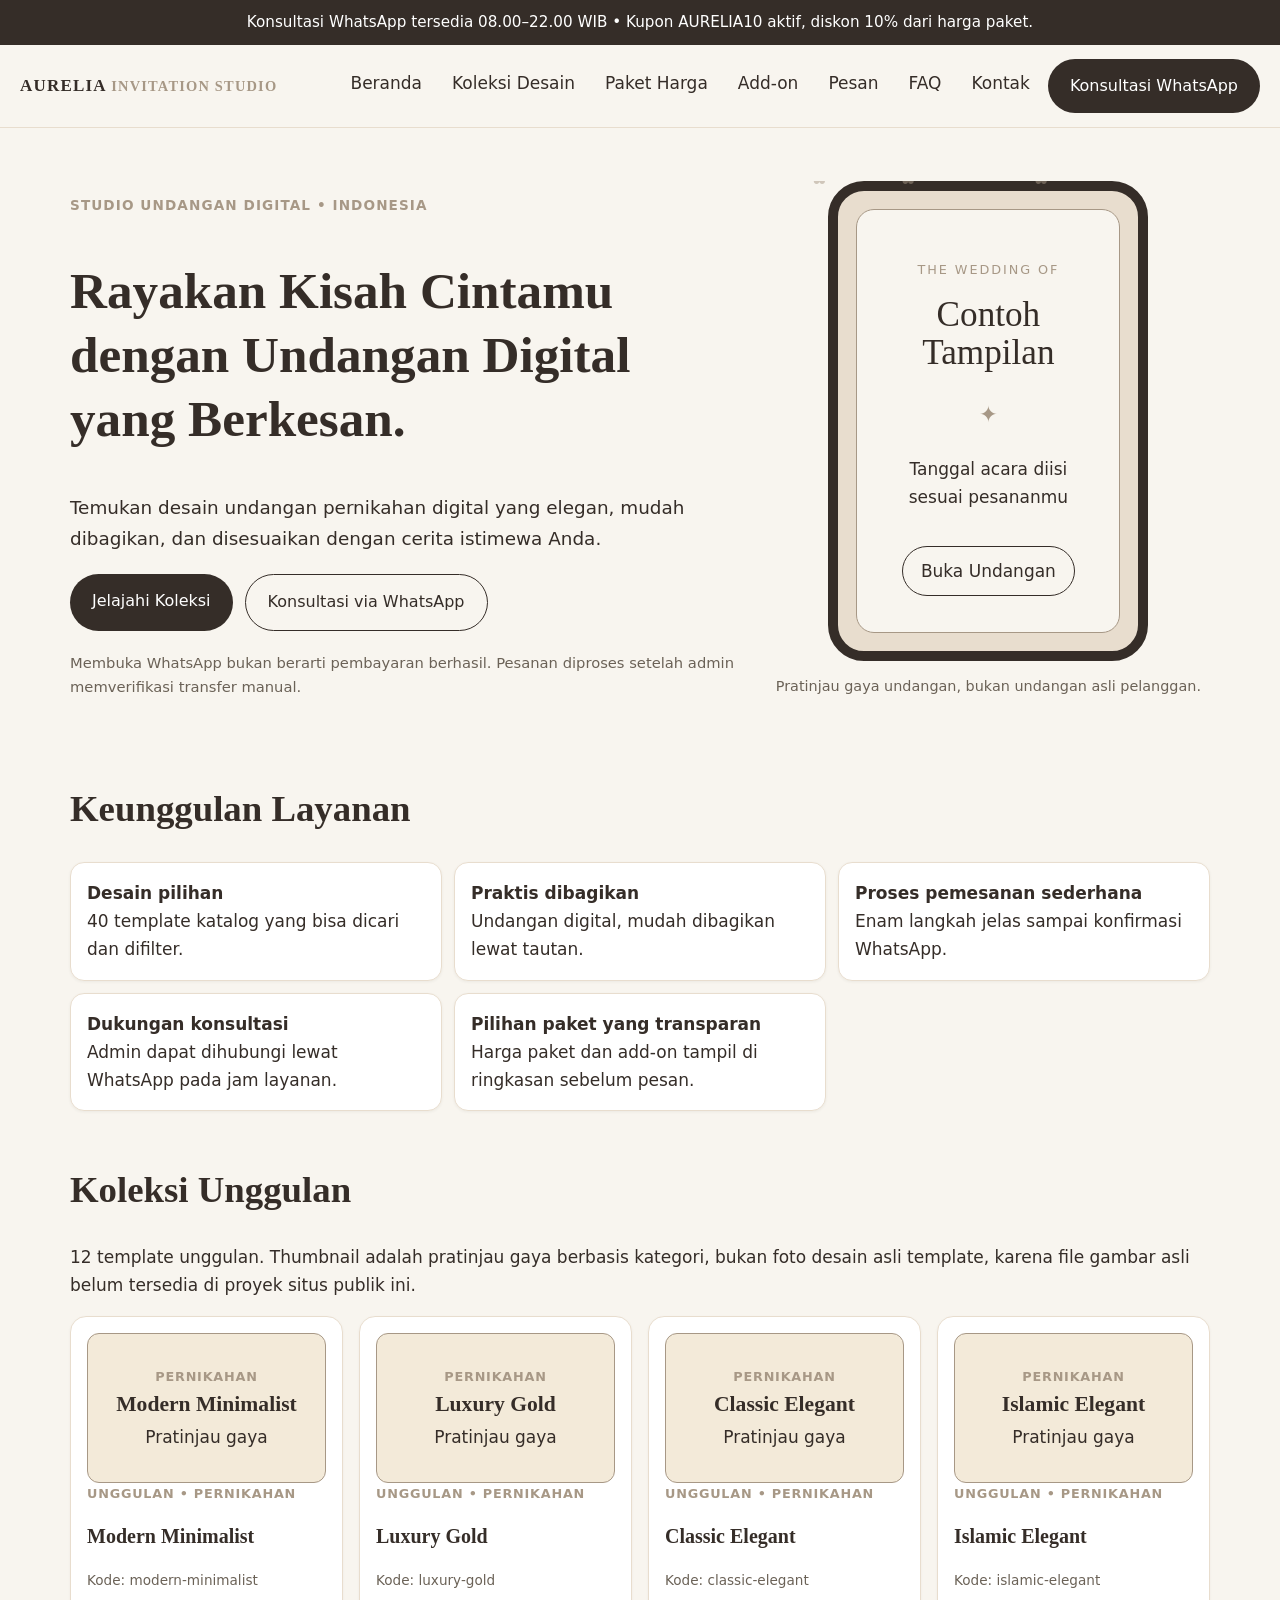
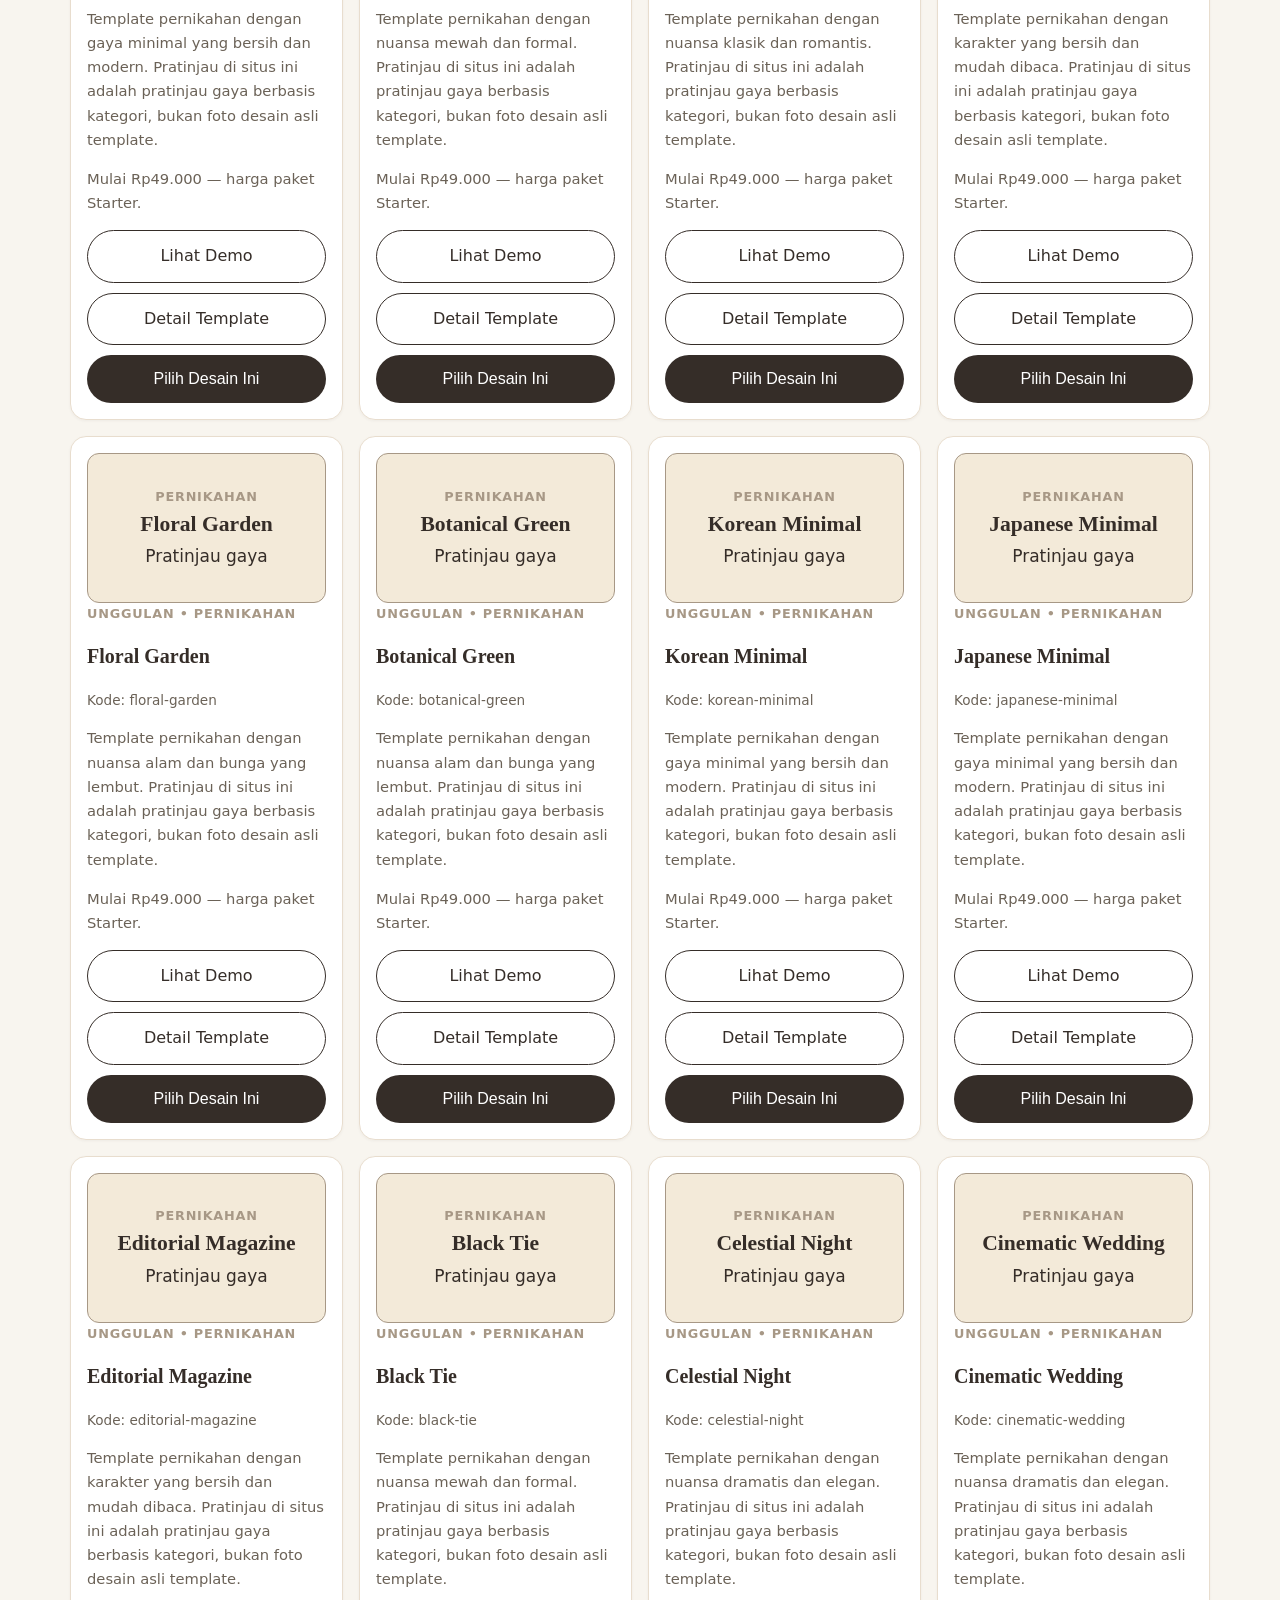
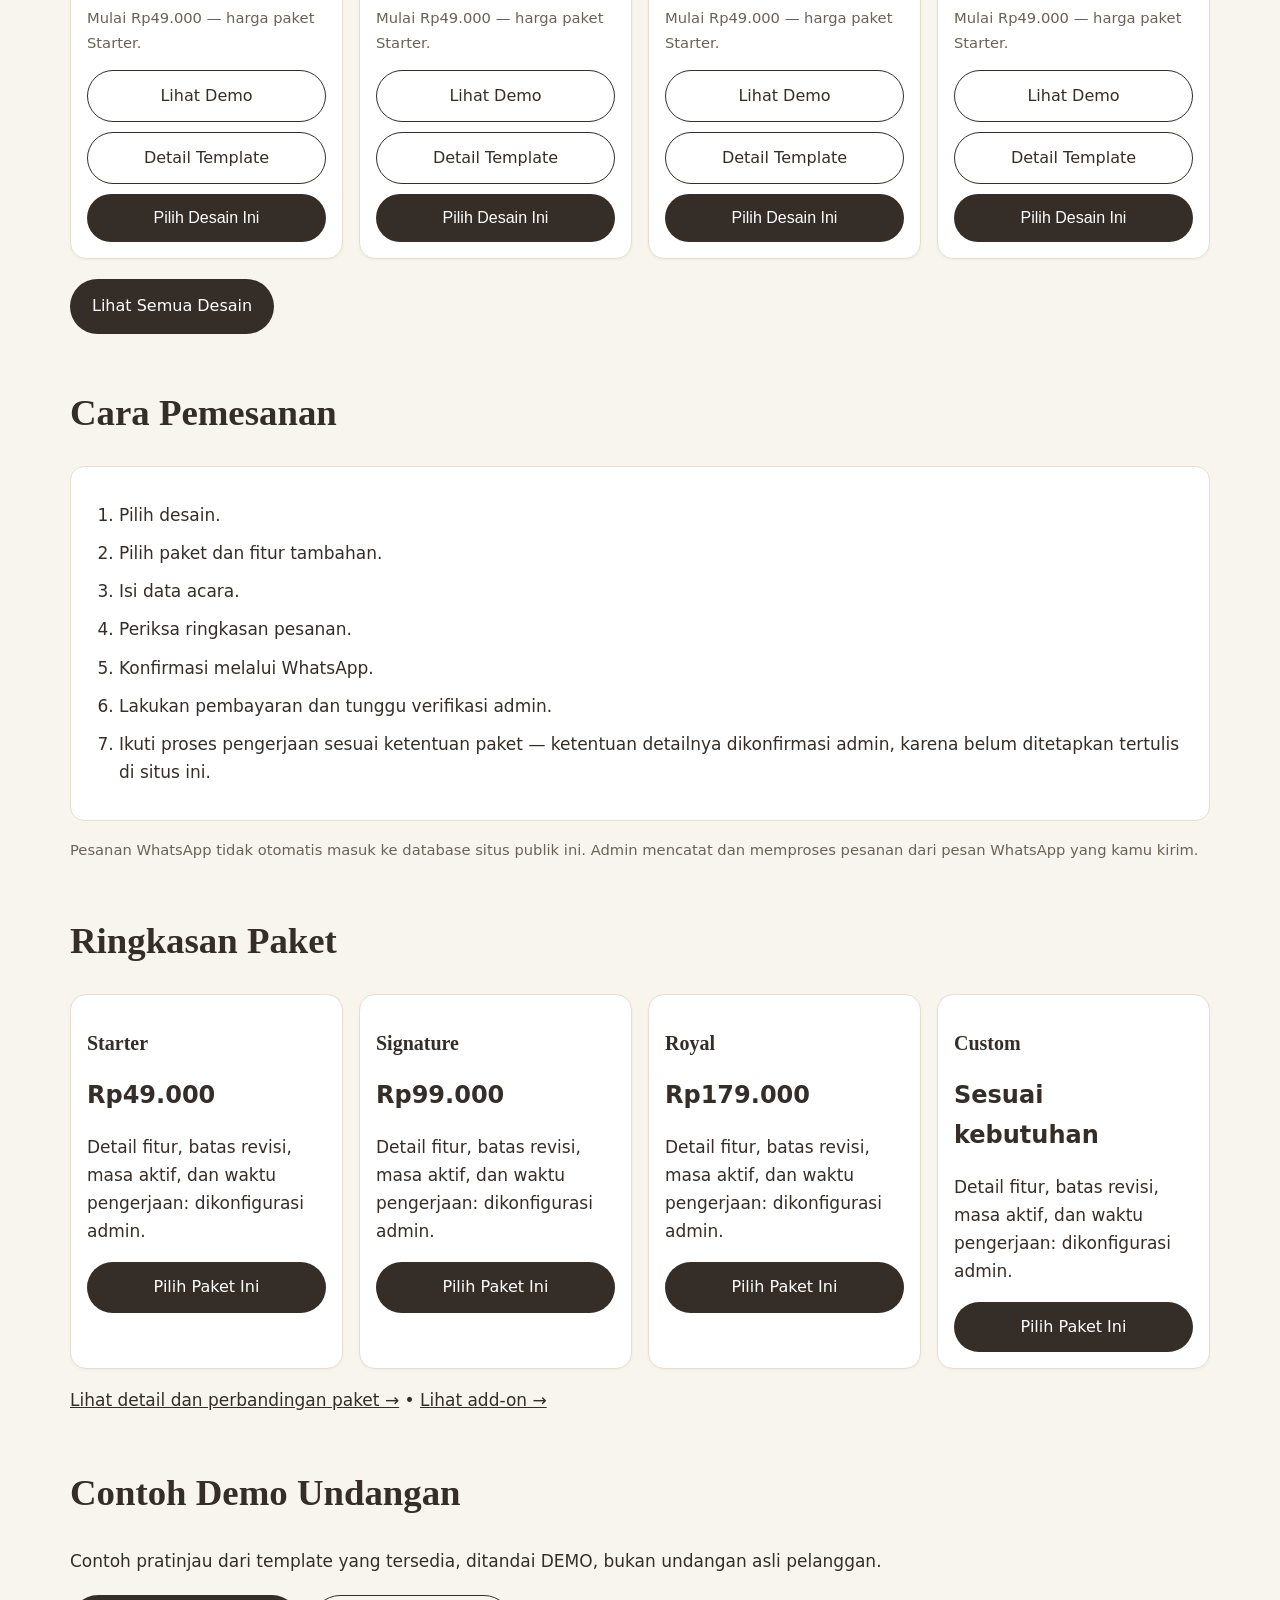
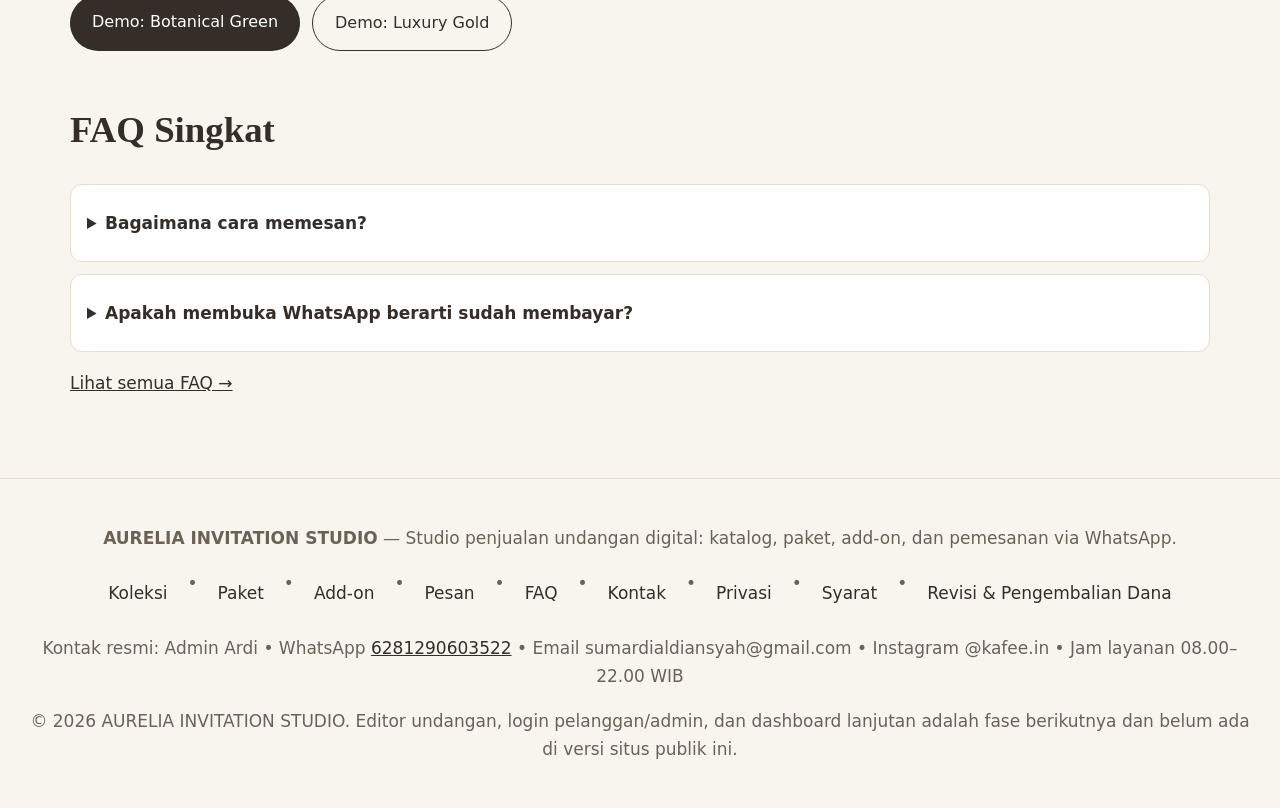
<file: index.html>
<!doctype html>
<html lang="id">
<head>
<meta charset="utf-8"><meta name="viewport" content="width=device-width,initial-scale=1">
<title>AURELIA INVITATION STUDIO — Undangan Digital Premium</title>
<meta name="description" content="AURELIA INVITATION STUDIO: 40 template undangan digital, paket Starter Rp49.000, Signature Rp99.000, Royal Rp179.000, add-on, kupon AURELIA10, dan pemesanan via WhatsApp.">
<link rel="canonical" href="https://aurelia-invitation-studio-public.vercel.app/">
<meta property="og:title" content="AURELIA INVITATION STUDIO — Undangan Digital Premium">
<meta property="og:description" content="Rayakan kisah cintamu dengan undangan digital yang berkesan.">
<link rel="icon" href="data:image/svg+xml,%3Csvg xmlns='http://www.w3.org/2000/svg' viewBox='0 0 64 64'%3E%3Crect width='64' height='64' rx='14' fill='%23352D28'/%3E%3Ctext x='32' y='42' font-family='Georgia,serif' font-size='32' fill='%23E8DDCE' text-anchor='middle'%3EA%3C/text%3E%3C/svg%3E">
<link rel="stylesheet" href="/styles.css">
</head>
<body>
<a class="skip" href="#unggulan">Lewati ke koleksi unggulan</a>
<div class="announcement">Konsultasi WhatsApp tersedia 08.00–22.00 WIB • Kupon AURELIA10 aktif, diskon 10% dari harga paket.</div>
<header class="top">
  <div class="brand">AURELIA <span>INVITATION STUDIO</span></div>
  <button id="menu-btn" class="menu-btn" type="button" aria-expanded="false" aria-controls="main-nav">Menu</button>
  <nav id="main-nav" aria-label="Navigasi utama">
    <a href="/">Beranda</a><a href="/collections">Koleksi Desain</a><a href="/pricing">Paket Harga</a><a href="/addons">Add-on</a><a href="/order">Pesan</a><a href="/faq">FAQ</a><a href="/contact">Kontak</a><a class="btn nav-cta wa-link" href="#">Konsultasi WhatsApp</a>
  </nav>
</header>
<main>
  <section class="hero" aria-labelledby="hero-title">
    <div class="hero-text">
      <p class="eyebrow">Studio undangan digital • Indonesia</p>
      <h1 id="hero-title">Rayakan Kisah Cintamu dengan Undangan Digital yang Berkesan.</h1>
      <p class="lead">Temukan desain undangan pernikahan digital yang elegan, mudah dibagikan, dan disesuaikan dengan cerita istimewa Anda.</p>
      <div class="cta-row"><a class="btn" href="/collections">Jelajahi Koleksi</a><a class="btn secondary wa-link" href="#">Konsultasi via WhatsApp</a></div>
      <p class="small">Membuka WhatsApp bukan berarti pembayaran berhasil. Pesanan diproses setelah admin memverifikasi transfer manual.</p>
    </div>
    <div class="hero-mock" aria-hidden="true">
      <div class="petals"><span class="petal">✿</span><span class="petal">✿</span><span class="petal">✿</span></div>
      <div class="mock-phone"><div class="mock-card">
        <p class="mock-eyebrow">The Wedding Of</p><p class="mock-names">Contoh<br>Tampilan</p><p class="mock-divider">✦</p>
        <p class="mock-date">Tanggal acara diisi<br>sesuai pesananmu</p><span class="mock-btn">Buka Undangan</span>
      </div></div>
      <p class="mock-caption">Pratinjau gaya undangan, bukan undangan asli pelanggan.</p>
    </div>
  </section>

  <section class="reveal" aria-labelledby="unggul-title"><h2 id="unggul-title">Keunggulan Layanan</h2>
    <ul class="benefits">
      <li><strong>Desain pilihan</strong><span>40 template katalog yang bisa dicari dan difilter.</span></li>
      <li><strong>Praktis dibagikan</strong><span>Undangan digital, mudah dibagikan lewat tautan.</span></li>
      <li><strong>Proses pemesanan sederhana</strong><span>Enam langkah jelas sampai konfirmasi WhatsApp.</span></li>
      <li><strong>Dukungan konsultasi</strong><span>Admin dapat dihubungi lewat WhatsApp pada jam layanan.</span></li>
      <li><strong>Pilihan paket yang transparan</strong><span>Harga paket dan add-on tampil di ringkasan sebelum pesan.</span></li>
    </ul>
  </section>

  <section id="unggulan" class="reveal" aria-labelledby="unggulan-title"><h2 id="unggulan-title">Koleksi Unggulan</h2>
    <p>12 template unggulan. Thumbnail adalah pratinjau gaya berbasis kategori, bukan foto desain asli template, karena file gambar asli belum tersedia di proyek situs publik ini.</p>
    <div id="featured" class="grid catalog-grid"></div>
    <div class="cta-row"><a class="btn" href="/collections">Lihat Semua Desain</a></div>
  </section>

  <section id="cara" class="reveal" aria-labelledby="cara-title"><h2 id="cara-title">Cara Pemesanan</h2>
    <ol class="steps-list"><li>Pilih desain.</li><li>Pilih paket dan fitur tambahan.</li><li>Isi data acara.</li><li>Periksa ringkasan pesanan.</li><li>Konfirmasi melalui WhatsApp.</li><li>Lakukan pembayaran dan tunggu verifikasi admin.</li><li>Ikuti proses pengerjaan sesuai ketentuan paket — ketentuan detailnya dikonfirmasi admin, karena belum ditetapkan tertulis di situs ini.</li></ol>
    <p class="small">Pesanan WhatsApp tidak otomatis masuk ke database situs publik ini. Admin mencatat dan memproses pesanan dari pesan WhatsApp yang kamu kirim.</p>
  </section>

  <section class="reveal" aria-labelledby="paket-title"><h2 id="paket-title">Ringkasan Paket</h2>
    <div id="packages" class="grid package-grid"></div>
    <p><a href="/pricing">Lihat detail dan perbandingan paket →</a> • <a href="/addons">Lihat add-on →</a></p>
  </section>

  <section class="reveal" aria-labelledby="contoh-title"><h2 id="contoh-title">Contoh Demo Undangan</h2>
    <p>Contoh pratinjau dari template yang tersedia, ditandai DEMO, bukan undangan asli pelanggan.</p>
    <div class="cta-row"><a class="btn" href="/demo/botanical-green">Demo: Botanical Green</a><a class="btn secondary" href="/demo/luxury-gold">Demo: Luxury Gold</a></div>
  </section>

  <section class="reveal" aria-labelledby="faq-title"><h2 id="faq-title">FAQ Singkat</h2>
    <details><summary>Bagaimana cara memesan?</summary><p>Pilih desain, paket, dan add-on, isi data, periksa ringkasan, lalu konfirmasi lewat WhatsApp dan tekan Kirim di WhatsApp.</p></details>
    <details><summary>Apakah membuka WhatsApp berarti sudah membayar?</summary><p>Tidak. Pembayaran lewat transfer manual dan diproses setelah admin memverifikasi bukti transfer.</p></details>
    <p><a href="/faq">Lihat semua FAQ →</a></p>
  </section>
</main>
<footer>
  <p><strong>AURELIA INVITATION STUDIO</strong> — Studio penjualan undangan digital: katalog, paket, add-on, dan pemesanan via WhatsApp.</p>
  <nav aria-label="Navigasi footer"><a href="/collections">Koleksi</a> • <a href="/pricing">Paket</a> • <a href="/addons">Add-on</a> • <a href="/order">Pesan</a> • <a href="/faq">FAQ</a> • <a href="/contact">Kontak</a> • <a href="/privacy">Privasi</a> • <a href="/terms">Syarat</a> • <a href="/revision">Revisi &amp; Pengembalian Dana</a></nav>
  <p>Kontak resmi: Admin Ardi • WhatsApp <a class="contact-wa" href="#"></a> • Email sumardialdiansyah@gmail.com • Instagram @kafee.in • Jam layanan 08.00–22.00 WIB</p>
  <p>© <span class="copyright-year"></span> AURELIA INVITATION STUDIO. Editor undangan, login pelanggan/admin, dan dashboard lanjutan adalah fase berikutnya dan belum ada di versi situs publik ini.</p>
</footer>
<script src="/data.js"></script><script src="/site.js"></script><script src="/gallery.js"></script>
<script>document.addEventListener("DOMContentLoaded", () => { if (window.renderFeatured) renderFeatured(); if (window.renderPackages) renderPackages(); });</script>
</body>
</html>
</file>
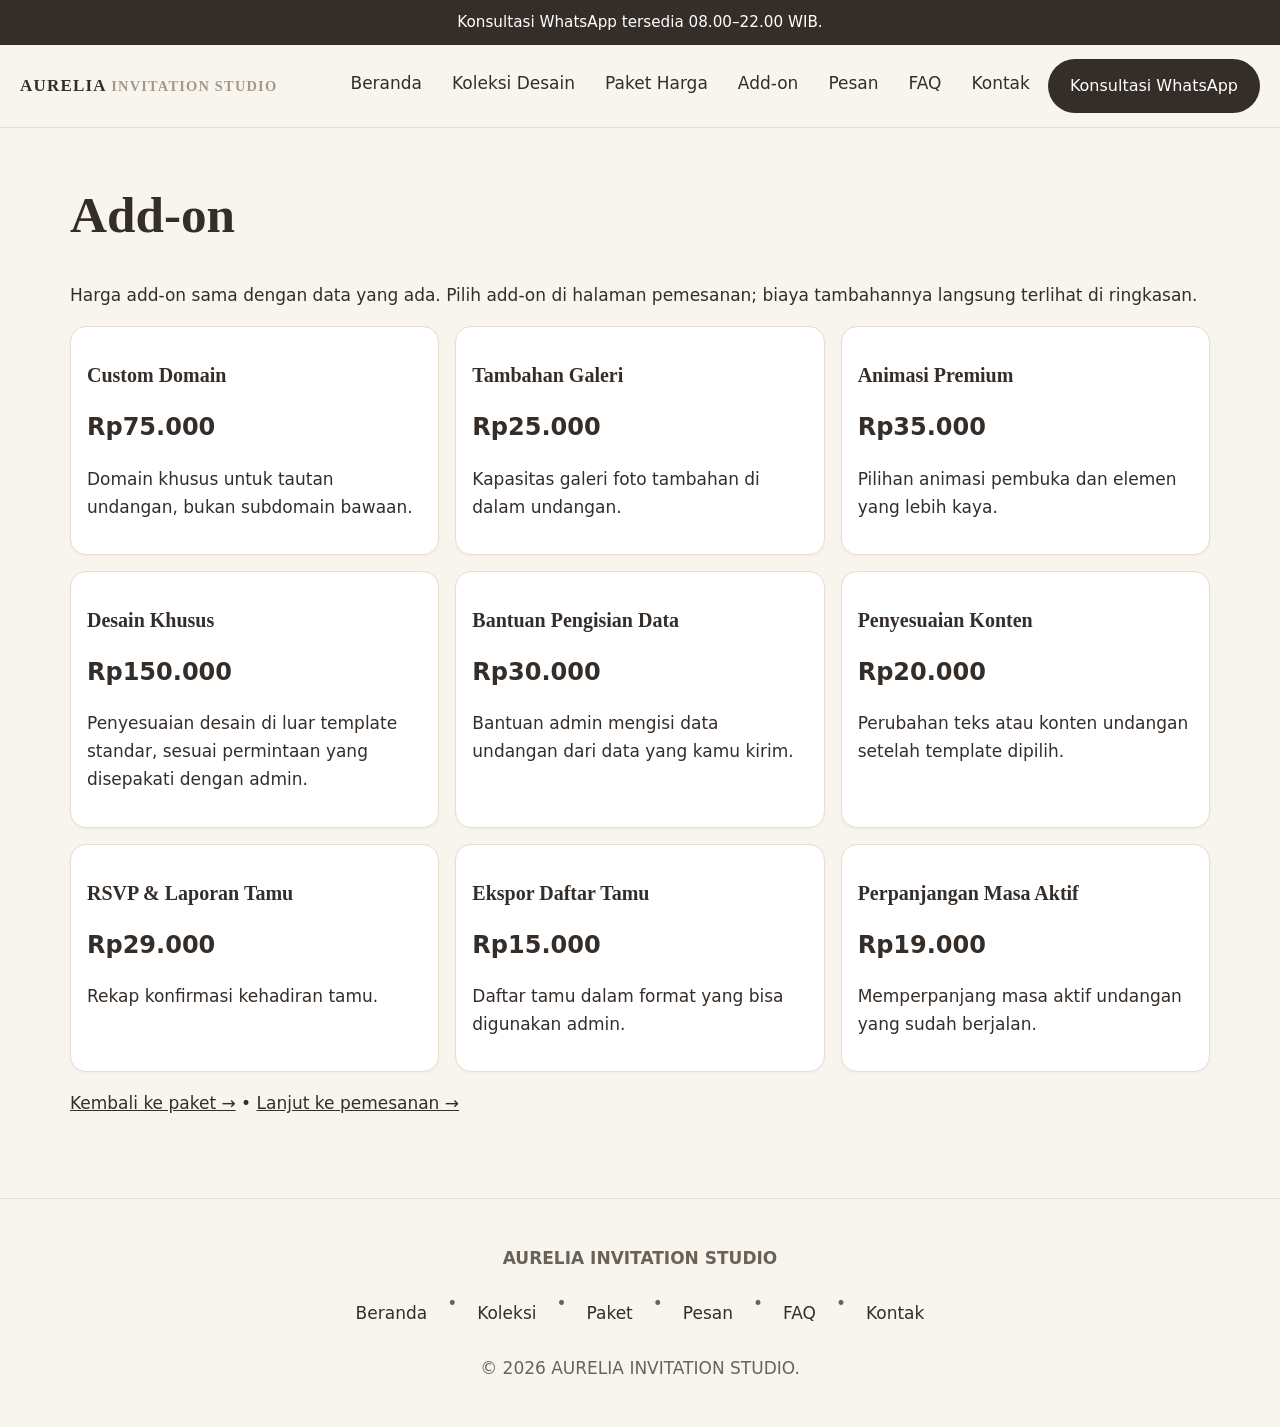
<file: addons.html>
<!doctype html>
<html lang="id">
<head>
<meta charset="utf-8"><meta name="viewport" content="width=device-width,initial-scale=1">
<title>Add-on — AURELIA INVITATION STUDIO</title>
<meta name="description" content="Add-on AURELIA INVITATION STUDIO: 9 fitur tambahan dengan harga yang jelas.">
<link rel="canonical" href="https://aurelia-invitation-studio-public.vercel.app/addons">
<link rel="stylesheet" href="/styles.css">
</head>
<body>
<div class="announcement">Konsultasi WhatsApp tersedia 08.00–22.00 WIB.</div>
<header class="top">
  <div class="brand">AURELIA <span>INVITATION STUDIO</span></div>
  <button id="menu-btn" class="menu-btn" type="button" aria-expanded="false" aria-controls="main-nav">Menu</button>
  <nav id="main-nav" aria-label="Navigasi utama">
    <a href="/">Beranda</a><a href="/collections">Koleksi Desain</a><a href="/pricing">Paket Harga</a><a href="/addons">Add-on</a><a href="/order">Pesan</a><a href="/faq">FAQ</a><a href="/contact">Kontak</a><a class="btn nav-cta wa-link" href="#">Konsultasi WhatsApp</a>
  </nav>
</header>
<main>
  <h1>Add-on</h1>
  <p>Harga add-on sama dengan data yang ada. Pilih add-on di halaman pemesanan; biaya tambahannya langsung terlihat di ringkasan.</p>
  <div id="addons" class="grid addon-grid"></div>
  <p><a href="/pricing">Kembali ke paket →</a> • <a href="/order">Lanjut ke pemesanan →</a></p>
</main>
<footer>
  <p><strong>AURELIA INVITATION STUDIO</strong></p>
  <nav aria-label="Navigasi footer"><a href="/">Beranda</a> • <a href="/collections">Koleksi</a> • <a href="/pricing">Paket</a> • <a href="/order">Pesan</a> • <a href="/faq">FAQ</a> • <a href="/contact">Kontak</a></nav>
  <p>© <span class="copyright-year"></span> AURELIA INVITATION STUDIO.</p>
</footer>
<script src="/data.js"></script><script src="/site.js"></script><script src="/gallery.js"></script>
<script>renderAddons();</script>
</body>
</html>
</file>
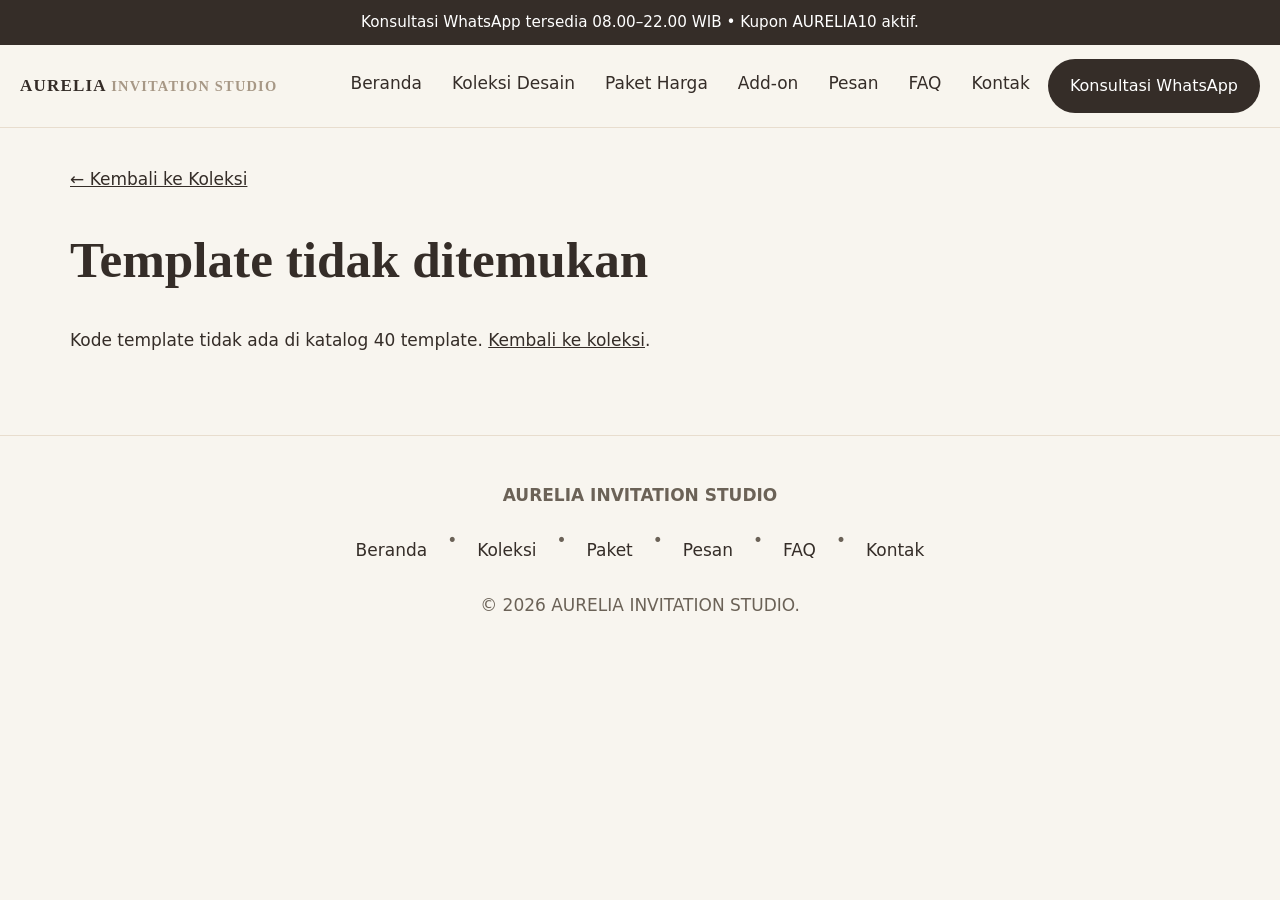
<file: collection.html>
<!doctype html>
<html lang="id">
<head>
<meta charset="utf-8"><meta name="viewport" content="width=device-width,initial-scale=1">
<title>Detail Template — AURELIA INVITATION STUDIO</title>
<meta name="description" content="Detail template AURELIA INVITATION STUDIO: nama, kode, kategori, deskripsi, fitur, harga awal, demo, dan pilih desain.">
<link rel="stylesheet" href="/styles.css">
</head>
<body>
<div class="announcement">Konsultasi WhatsApp tersedia 08.00–22.00 WIB • Kupon AURELIA10 aktif.</div>
<header class="top">
  <div class="brand">AURELIA <span>INVITATION STUDIO</span></div>
  <button id="menu-btn" class="menu-btn" type="button" aria-expanded="false" aria-controls="main-nav">Menu</button>
  <nav id="main-nav" aria-label="Navigasi utama">
    <a href="/">Beranda</a><a href="/collections">Koleksi Desain</a><a href="/pricing">Paket Harga</a><a href="/addons">Add-on</a><a href="/order">Pesan</a><a href="/faq">FAQ</a><a href="/contact">Kontak</a><a class="btn nav-cta wa-link" href="#">Konsultasi WhatsApp</a>
  </nav>
</header>
<main>
  <p><a href="/collections">← Kembali ke Koleksi</a></p>
  <div id="detail"></div>
  <noscript><p>Halaman detail membutuhkan JavaScript untuk menampilkan data template dari katalog.</p></noscript>
</main>
<footer>
  <p><strong>AURELIA INVITATION STUDIO</strong></p>
  <nav aria-label="Navigasi footer"><a href="/">Beranda</a> • <a href="/collections">Koleksi</a> • <a href="/pricing">Paket</a> • <a href="/order">Pesan</a> • <a href="/faq">FAQ</a> • <a href="/contact">Kontak</a></nav>
  <p>© <span class="copyright-year"></span> AURELIA INVITATION STUDIO.</p>
</footer>
<script src="/data.js"></script><script src="/site.js"></script>
<script>
  const A = window.AURELIA, el = document.getElementById("detail"), slug = A.slugFromUrl(), t = A.getTemplate(slug);
  if (!t) { el.innerHTML = "<h1>Template tidak ditemukan</h1><p>Kode template tidak ada di katalog 40 template. <a href='/collections'>Kembali ke koleksi</a>.</p>"; }
  else {
    document.title = t.name + " — AURELIA INVITATION STUDIO";
    el.innerHTML = `<div class="envelope reveal revealed"><p class="tag">Detail Template</p><h1>${A.esc(t.name)}</h1><p class="code">Kode: ${t.slug} • ID: ${t.id} • Kategori: ${A.esc(t.category)}${t.featured ? " • Unggulan" : ""}</p></div>
    <div class="template-thumb thumb-${t.categorySlug}" style="height:220px;margin-top:20px"><strong style="font-size:2rem">${A.esc(t.name)}</strong><span>Pratinjau gaya berbasis kategori — bukan foto desain asli</span></div>
    <p>${A.esc(t.description)}</p>
    <h2>Tema dan Karakter Desain</h2><p>Tema: ${A.esc(t.category)}. Karakter desain detail per template belum tersedia di data katalog, jadi tidak dikarang di sini. Pratinjau gaya di atas memakai warna dan nuansa kategori sebagai pembeda visual.</p>
    <h2>Galeri Gambar</h2><p>Galeri gambar desain asli belum tersedia untuk template ini. Yang tersedia adalah pratinjau gaya di atas dan demo interaktif di bawah.</p>
    <h2>Fitur yang Didukung</h2><ul>${t.availableFeatures.map(f => `<li>${A.esc(f)}</li>`).join("")}</ul>
    <p>Detail fitur paket, batas revisi, masa aktif, dan waktu pengerjaan: dikonfigurasi admin.</p>
    <h2>Harga Awal</h2><p><strong>${A.fmtPrice(t.startingPrice)}</strong> — ${A.esc(t.startingPriceNote)}</p>
    <div class="cta-row"><a class="btn" href="${t.demoUrl}">Lihat Demo</a><button class="btn secondary" id="pick-btn" type="button">Pilih Desain Ini</button></div>`;
    document.getElementById("pick-btn").addEventListener("click", () => { let o={}; try{o=JSON.parse(localStorage.getItem("aurelia_order_v2")||"{}");}catch(e){} o.template=t.slug; localStorage.setItem("aurelia_order_v2", JSON.stringify(o)); location.href="/order?template="+t.slug; });
  }
</script>
</body>
</html>
</file>
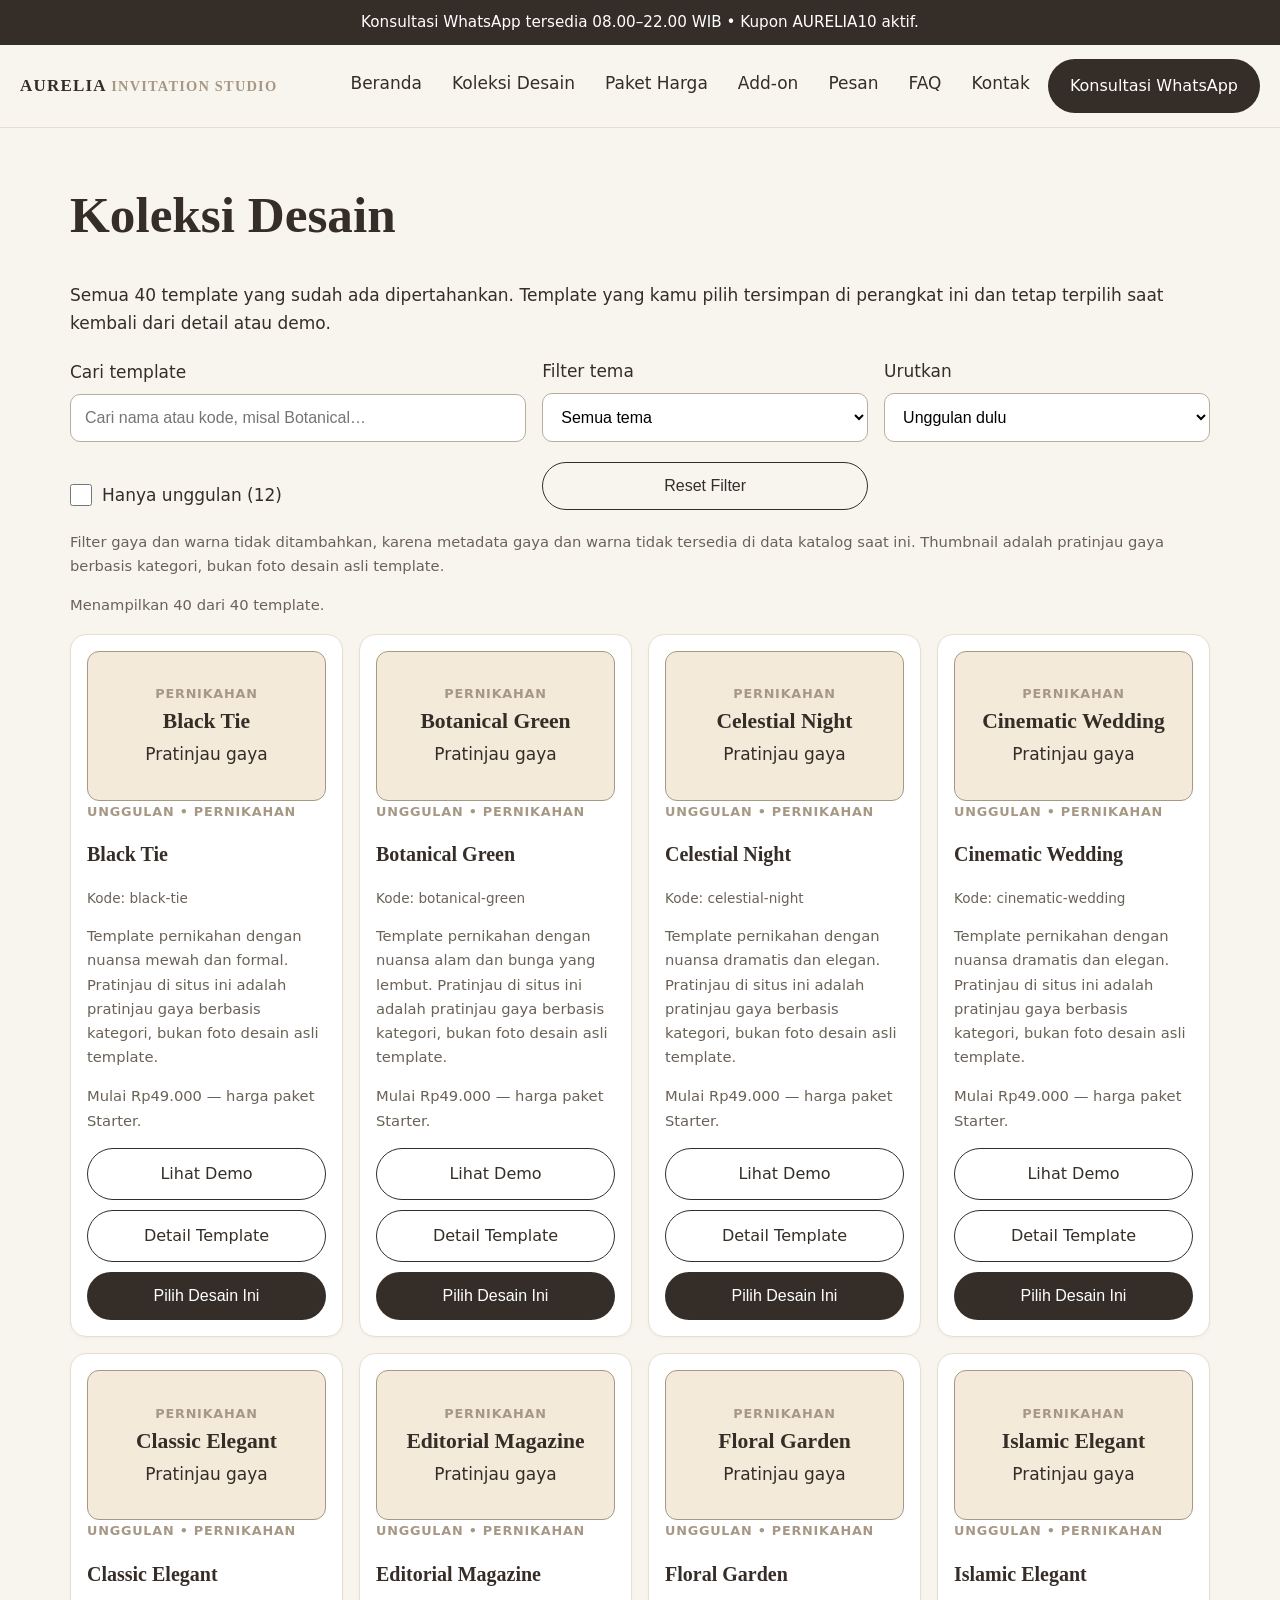
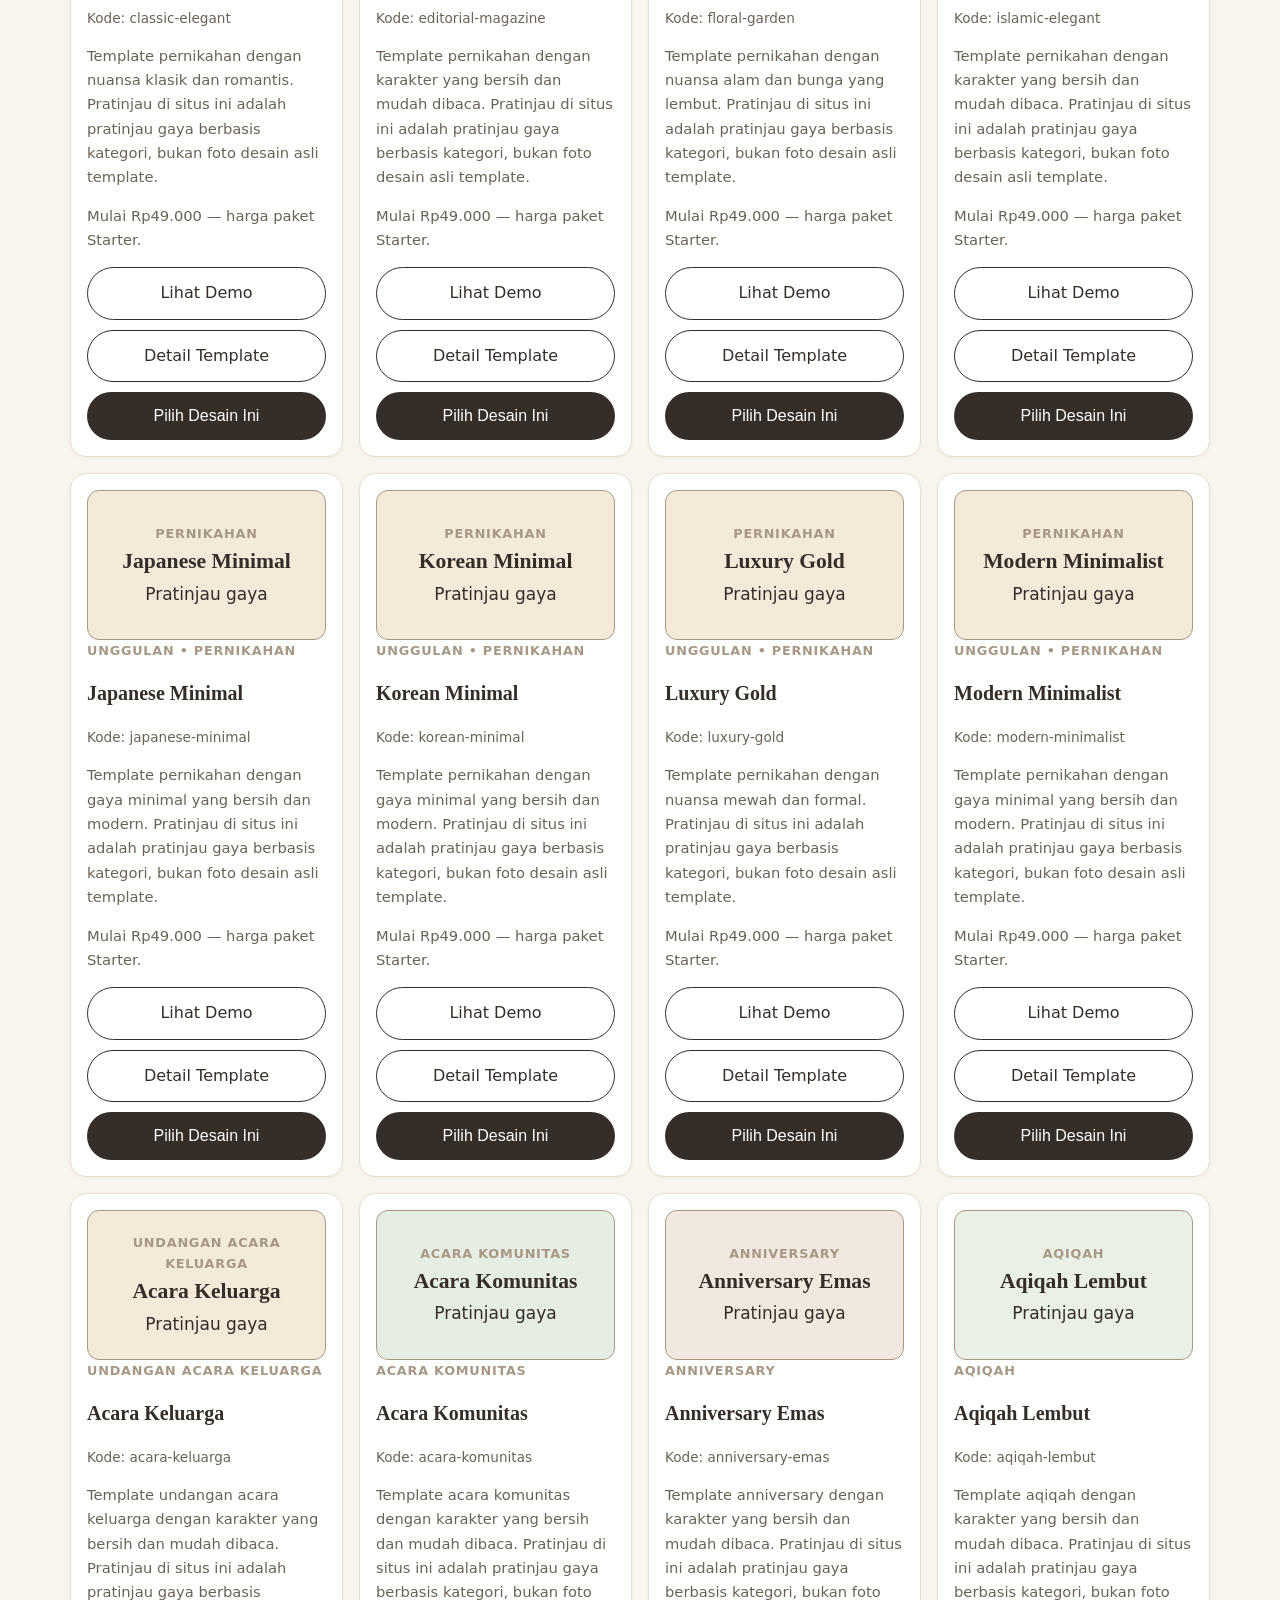
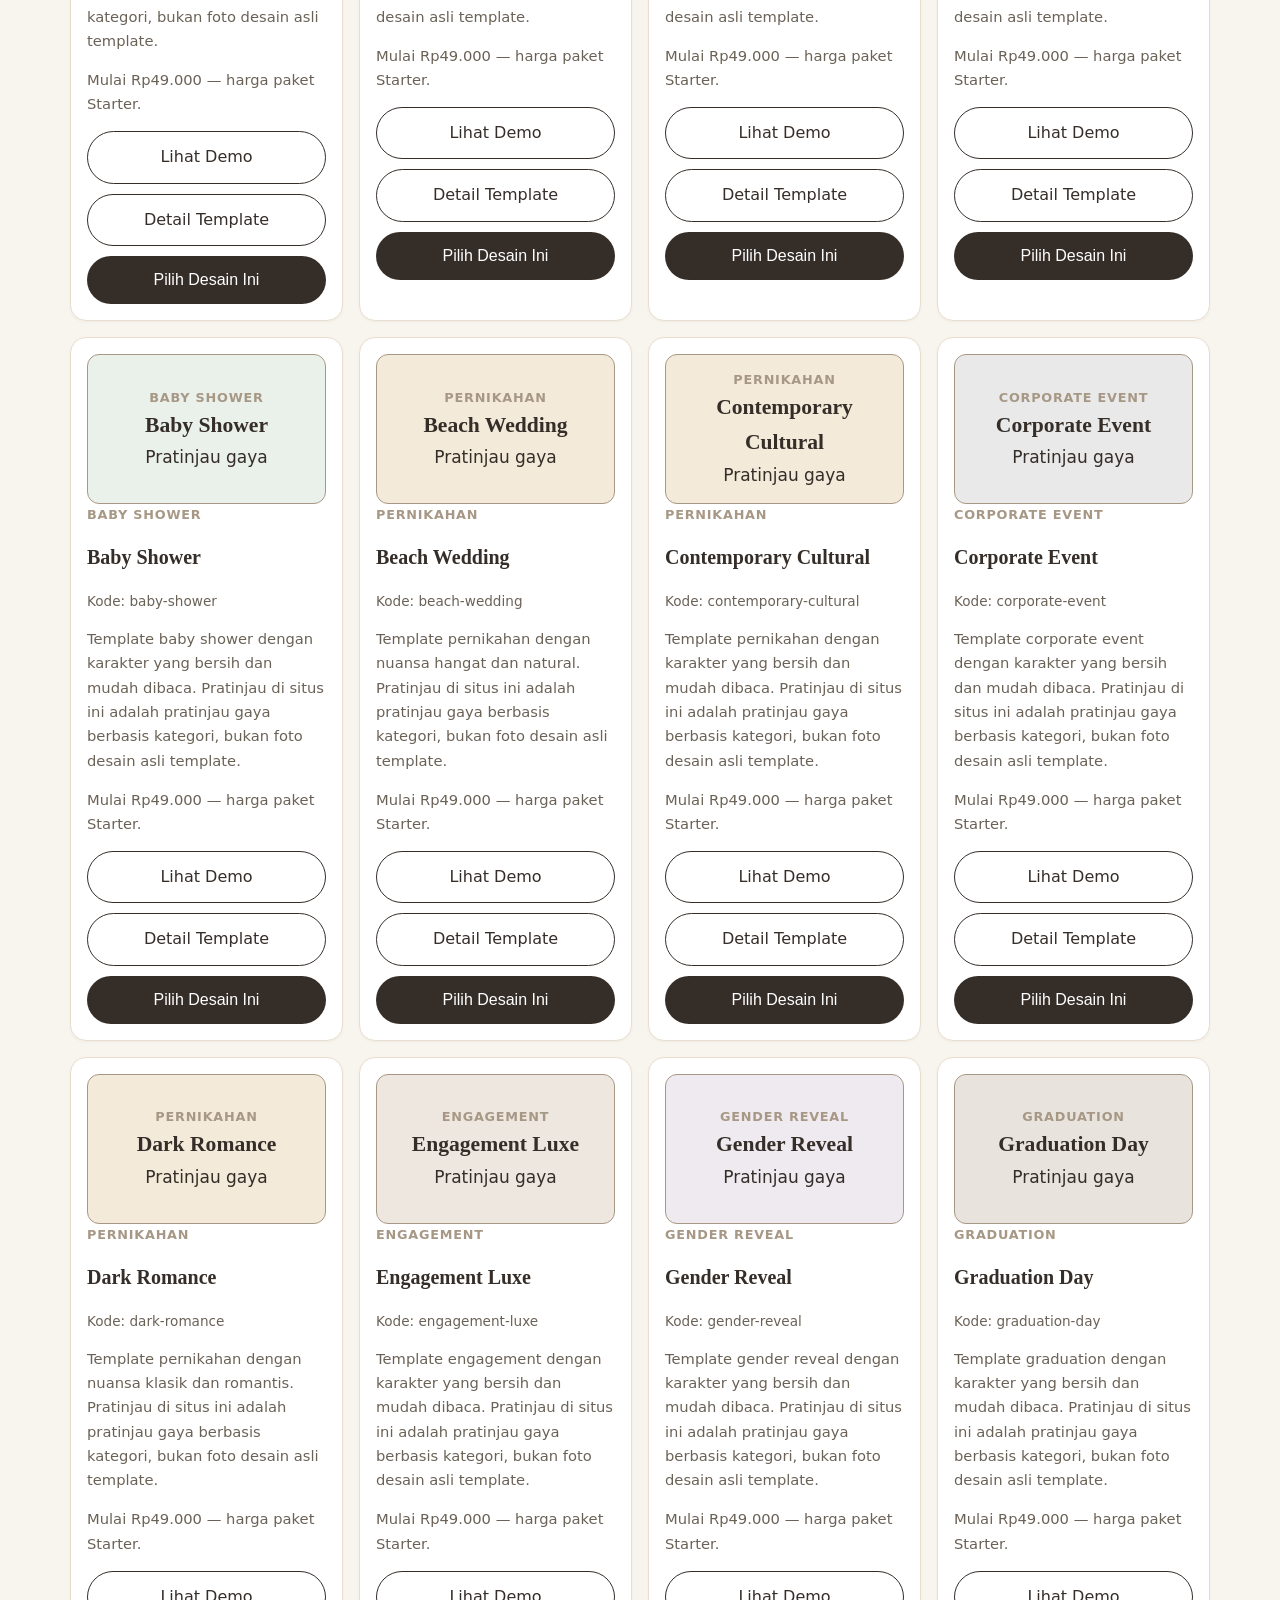
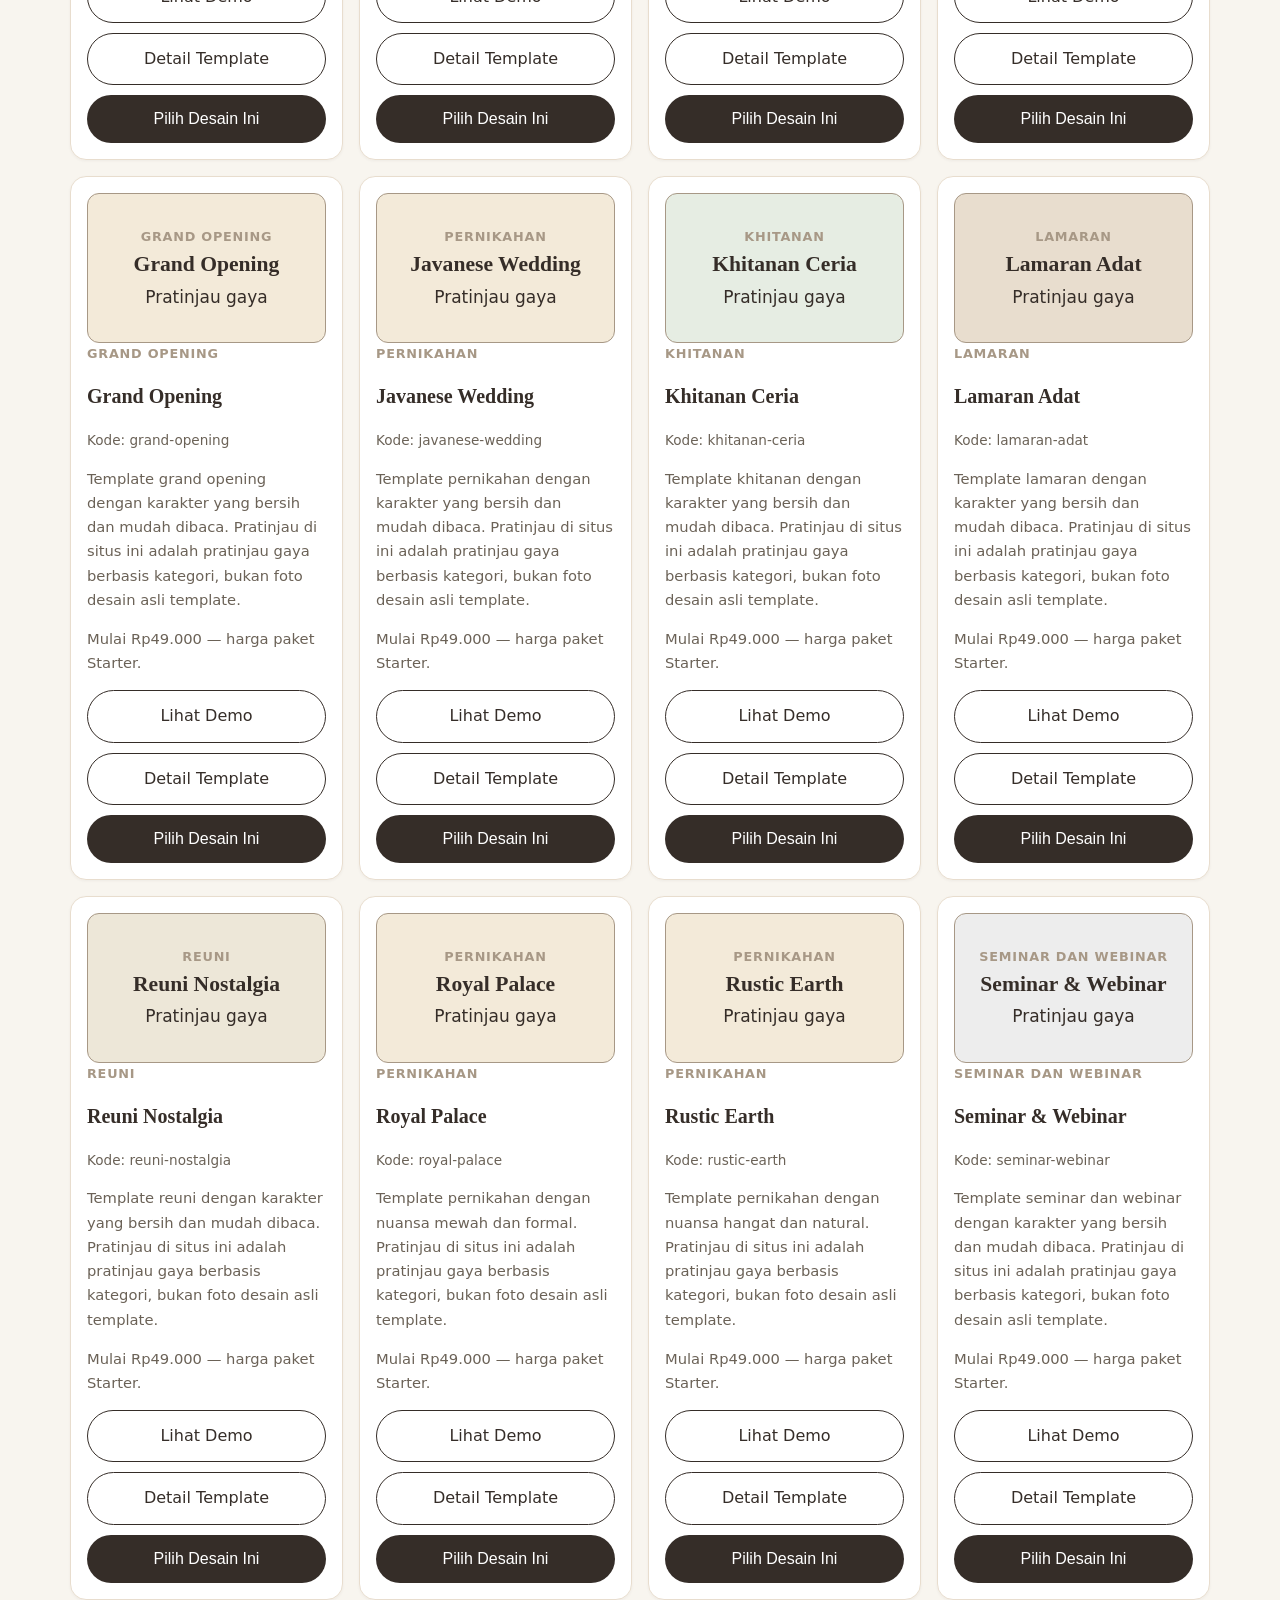
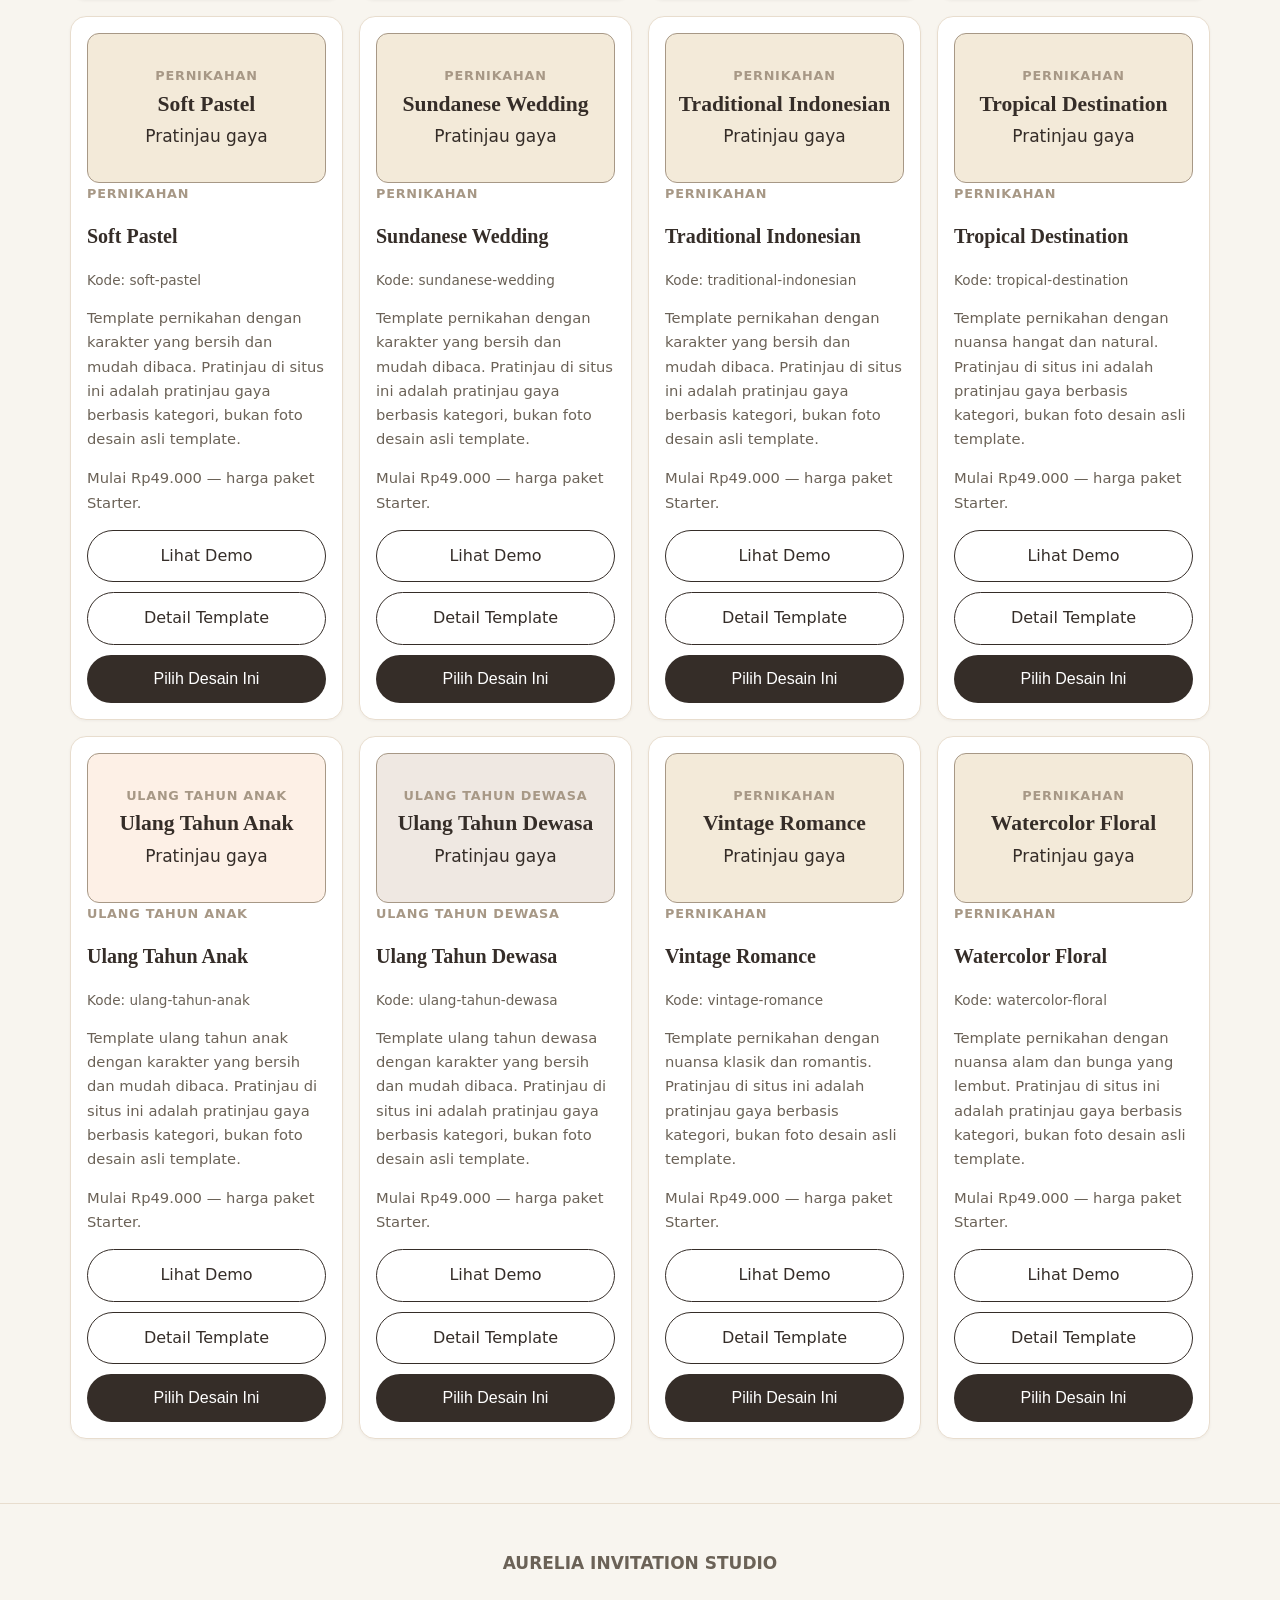
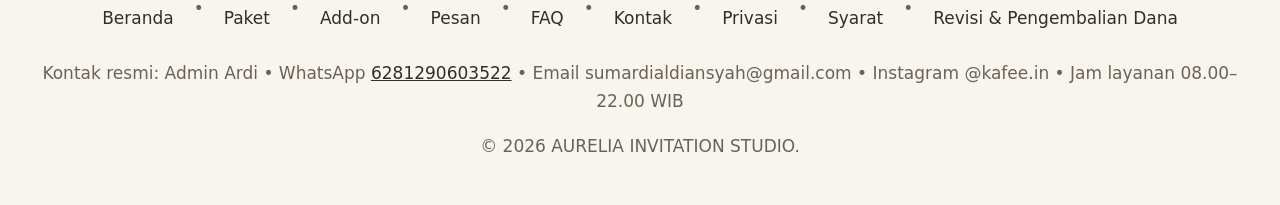
<file: collections.html>
<!doctype html>
<html lang="id">
<head>
<meta charset="utf-8"><meta name="viewport" content="width=device-width,initial-scale=1">
<title>Koleksi Desain — AURELIA INVITATION STUDIO</title>
<meta name="description" content="Galeri semua template AURELIA INVITATION STUDIO: 40 template, pencarian, filter tema, demo, dan pilih desain.">
<link rel="canonical" href="https://aurelia-invitation-studio-public.vercel.app/collections">
<link rel="stylesheet" href="/styles.css">
</head>
<body>
<a class="skip" href="#templates">Lewati ke galeri</a>
<div class="announcement">Konsultasi WhatsApp tersedia 08.00–22.00 WIB • Kupon AURELIA10 aktif.</div>
<header class="top">
  <div class="brand">AURELIA <span>INVITATION STUDIO</span></div>
  <button id="menu-btn" class="menu-btn" type="button" aria-expanded="false" aria-controls="main-nav">Menu</button>
  <nav id="main-nav" aria-label="Navigasi utama">
    <a href="/">Beranda</a><a href="/collections">Koleksi Desain</a><a href="/pricing">Paket Harga</a><a href="/addons">Add-on</a><a href="/order">Pesan</a><a href="/faq">FAQ</a><a href="/contact">Kontak</a><a class="btn nav-cta wa-link" href="#">Konsultasi WhatsApp</a>
  </nav>
</header>
<main>
  <h1>Koleksi Desain</h1>
  <p>Semua 40 template yang sudah ada dipertahankan. Template yang kamu pilih tersimpan di perangkat ini dan tetap terpilih saat kembali dari detail atau demo.</p>
  <div id="selected-banner" class="note" hidden></div>
  <div class="filters">
    <label> Cari template <input id="search" type="search" placeholder="Cari nama atau kode, misal Botanical…" aria-label="Cari template"></label>
    <label> Filter tema <select id="category-filter" aria-label="Filter tema"></select></label>
    <label> Urutkan <select id="sort-filter" aria-label="Urutkan template"><option value="featured">Unggulan dulu</option><option value="name">Nama A–Z</option><option value="category">Kategori</option></select></label>
    <label class="check-label"><input id="featured-only" type="checkbox"> Hanya unggulan (12)</label>
    <button id="reset-filters" class="btn secondary" type="button">Reset Filter</button>
  </div>
  <p class="small">Filter gaya dan warna tidak ditambahkan, karena metadata gaya dan warna tidak tersedia di data katalog saat ini. Thumbnail adalah pratinjau gaya berbasis kategori, bukan foto desain asli template.</p>
  <p id="result-count" class="small" aria-live="polite"></p>
  <div id="templates" class="grid catalog-grid"></div>
</main>
<footer>
  <p><strong>AURELIA INVITATION STUDIO</strong></p>
  <nav aria-label="Navigasi footer"><a href="/">Beranda</a> • <a href="/pricing">Paket</a> • <a href="/addons">Add-on</a> • <a href="/order">Pesan</a> • <a href="/faq">FAQ</a> • <a href="/contact">Kontak</a> • <a href="/privacy">Privasi</a> • <a href="/terms">Syarat</a> • <a href="/revision">Revisi &amp; Pengembalian Dana</a></nav>
  <p>Kontak resmi: Admin Ardi • WhatsApp <a class="contact-wa" href="#"></a> • Email sumardialdiansyah@gmail.com • Instagram @kafee.in • Jam layanan 08.00–22.00 WIB</p>
  <p>© <span class="copyright-year"></span> AURELIA INVITATION STUDIO.</p>
</footer>
<script src="/data.js"></script><script src="/site.js"></script><script src="/gallery.js"></script>
<script>
  const A = window.AURELIA;
  document.getElementById("category-filter").innerHTML = `<option value="Semua tema">Semua tema</option>` + [...new Set(A.TEMPLATES.map(t => t.category))].map(c => `<option value="${A.esc(c)}">${A.esc(c)}</option>`).join("");
  ["search","category-filter","sort-filter"].forEach(id => document.getElementById(id).addEventListener("input", renderGallery));
  document.getElementById("featured-only").addEventListener("change", renderGallery);
  document.getElementById("reset-filters").addEventListener("click", () => { document.getElementById("search").value=""; document.getElementById("category-filter").value="Semua tema"; document.getElementById("sort-filter").value="featured"; document.getElementById("featured-only").checked=false; renderGallery(); });
  renderGallery();
</script>
</body>
</html>
</file>
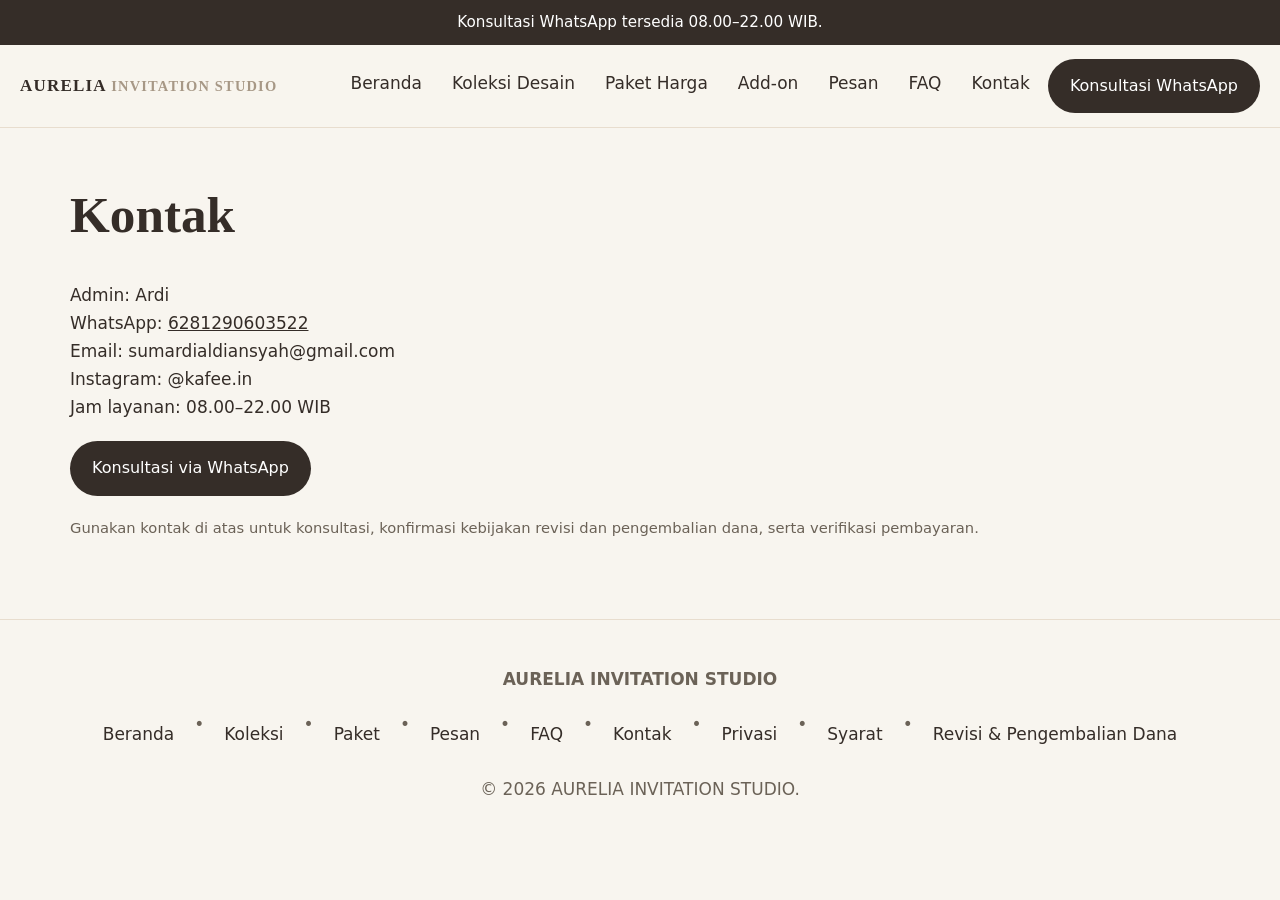
<file: contact.html>
<!doctype html>
<html lang="id">
<head>
<meta charset="utf-8"><meta name="viewport" content="width=device-width,initial-scale=1">
<title>Kontak — AURELIA INVITATION STUDIO</title>
<meta name="description" content="Kontak resmi AURELIA INVITATION STUDIO: Admin Ardi, WhatsApp, email, Instagram, dan jam layanan.">
<link rel="canonical" href="https://aurelia-invitation-studio-public.vercel.app/contact">
<link rel="stylesheet" href="/styles.css">
</head>
<body>
<div class="announcement">Konsultasi WhatsApp tersedia 08.00–22.00 WIB.</div>
<header class="top">
  <div class="brand">AURELIA <span>INVITATION STUDIO</span></div>
  <button id="menu-btn" class="menu-btn" type="button" aria-expanded="false" aria-controls="main-nav">Menu</button>
  <nav id="main-nav" aria-label="Navigasi utama"><a href="/">Beranda</a><a href="/collections">Koleksi Desain</a><a href="/pricing">Paket Harga</a><a href="/addons">Add-on</a><a href="/order">Pesan</a><a href="/faq">FAQ</a><a href="/contact">Kontak</a><a class="btn nav-cta wa-link" href="#">Konsultasi WhatsApp</a></nav>
</header>
<main>
<h1>Kontak</h1>
<p>Admin: Ardi<br>WhatsApp: <a class="contact-wa" href="#"></a><br>Email: sumardialdiansyah@gmail.com<br>Instagram: @kafee.in<br>Jam layanan: 08.00–22.00 WIB</p>
<div class="cta-row"><a class="btn wa-link" href="#">Konsultasi via WhatsApp</a></div>
<p class="small">Gunakan kontak di atas untuk konsultasi, konfirmasi kebijakan revisi dan pengembalian dana, serta verifikasi pembayaran.</p>
</main>
<footer>
  <p><strong>AURELIA INVITATION STUDIO</strong></p>
  <nav aria-label="Navigasi footer"><a href="/">Beranda</a> • <a href="/collections">Koleksi</a> • <a href="/pricing">Paket</a> • <a href="/order">Pesan</a> • <a href="/faq">FAQ</a> • <a href="/contact">Kontak</a> • <a href="/privacy">Privasi</a> • <a href="/terms">Syarat</a> • <a href="/revision">Revisi &amp; Pengembalian Dana</a></nav>
  <p>© <span class="copyright-year"></span> AURELIA INVITATION STUDIO.</p>
</footer>
<script src="/data.js"></script><script src="/site.js"></script>
</body>
</html>
</file>
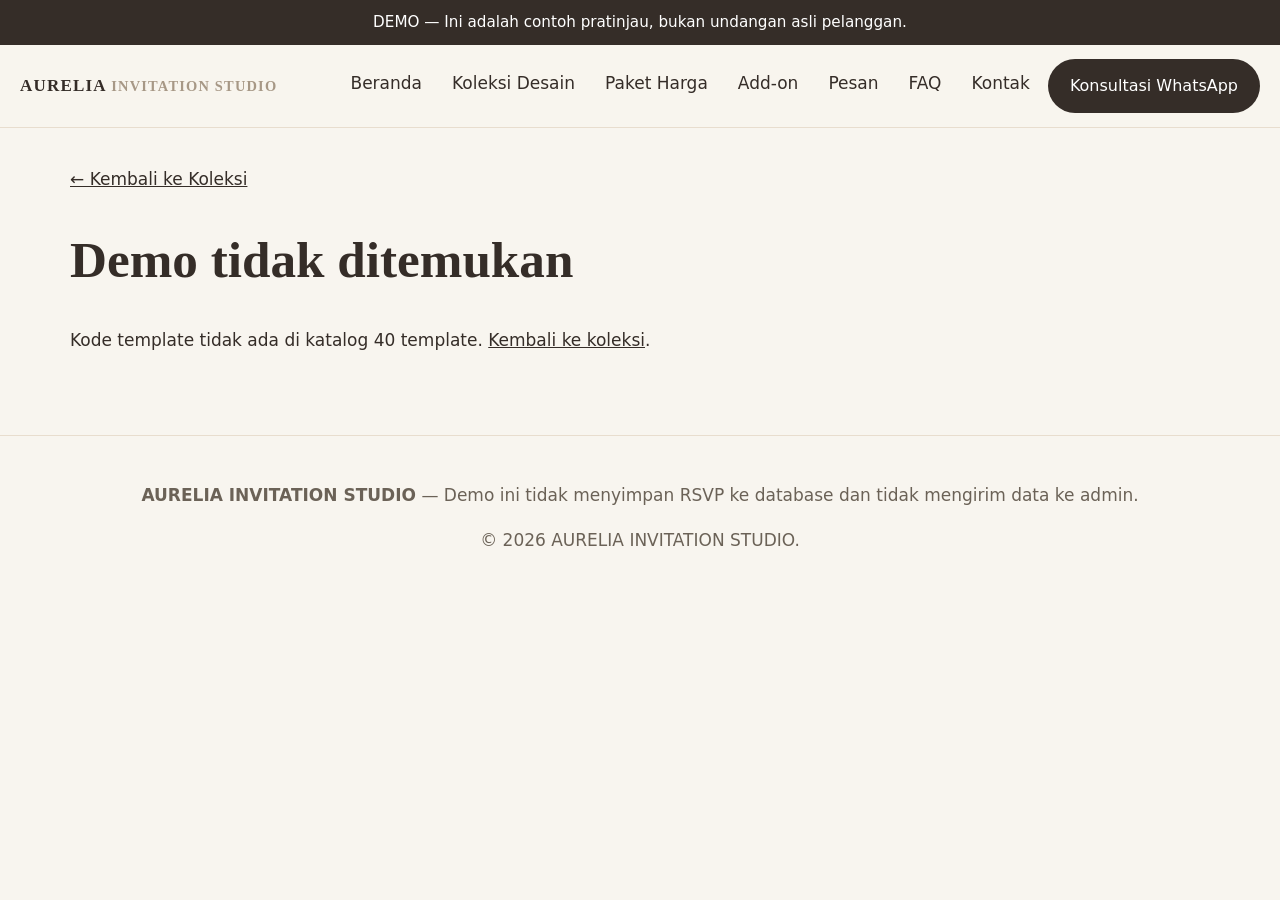
<file: demo.html>
<!doctype html>
<html lang="id">
<head>
<meta charset="utf-8"><meta name="viewport" content="width=device-width,initial-scale=1">
<title>Demo Template — AURELIA INVITATION STUDIO</title>
<meta name="description" content="Demo interaktif template AURELIA INVITATION STUDIO: cover, detail acara, lokasi, RSVP demo, dan pilih template.">
<link rel="stylesheet" href="/styles.css">
</head>
<body>
<div class="announcement">DEMO — Ini adalah contoh pratinjau, bukan undangan asli pelanggan.</div>
<header class="top">
  <div class="brand">AURELIA <span>INVITATION STUDIO</span></div>
  <button id="menu-btn" class="menu-btn" type="button" aria-expanded="false" aria-controls="main-nav">Menu</button>
  <nav id="main-nav" aria-label="Navigasi utama">
    <a href="/">Beranda</a><a href="/collections">Koleksi Desain</a><a href="/pricing">Paket Harga</a><a href="/addons">Add-on</a><a href="/order">Pesan</a><a href="/faq">FAQ</a><a href="/contact">Kontak</a><a class="btn nav-cta wa-link" href="#">Konsultasi WhatsApp</a>
  </nav>
</header>
<main>
  <p><a href="/collections">← Kembali ke Koleksi</a></p>
  <div id="demo"></div>
  <noscript><p>Demo membutuhkan JavaScript untuk menampilkan template dari katalog.</p></noscript>
</main>
<footer>
  <p><strong>AURELIA INVITATION STUDIO</strong> — Demo ini tidak menyimpan RSVP ke database dan tidak mengirim data ke admin.</p>
  <p>© <span class="copyright-year"></span> AURELIA INVITATION STUDIO.</p>
</footer>
<script src="/data.js"></script><script src="/site.js"></script>
<script>
  const A = window.AURELIA, el = document.getElementById("demo"), slug = A.slugFromUrl(), t = A.getTemplate(slug);
  if (!t) { el.innerHTML = "<h1>Demo tidak ditemukan</h1><p>Kode template tidak ada di katalog 40 template. <a href='/collections'>Kembali ke koleksi</a>.</p>"; }
  else {
    document.title = "Demo " + t.name + " — AURELIA INVITATION STUDIO";
    // Tanggal contoh DEMO yang jelas ditandai, dipakai hanya untuk hitung mundur pratinjau.
    const demoDate = new Date("2026-12-12T10:00:00+07:00");
    el.innerHTML = `<h1>Demo: ${A.esc(t.name)}</h1><p class="code">DEMO • Kode: ${t.slug} • Kategori: ${A.esc(t.category)}${t.featured ? " • Unggulan" : ""}</p>
    <nav aria-label="Navigasi demo"><a href="#cover">Cover</a> • <a href="#detail">Detail</a> • <a href="#lokasi">Lokasi</a> • <a href="#rsvp">RSVP Demo</a></nav>
    <div id="cover" class="demo-phone demo-cover">
      <p class="demo-ribbon">🎀</p>
      <p class="mock-eyebrow">Undangan ${A.esc(t.category)}</p>
      <p class="mock-names">Contoh<br>&amp; Pasangan</p>
      <p>Tanggal contoh: Sabtu, 12 Desember 2026 • Pukul 10.00 WIB</p>
      <button class="btn" id="open-btn" type="button">Buka Undangan</button>
      <p class="small">Pita di atas akan terbuka dengan animasi saat undangan dibuka.</p>
    </div>
    <div id="demo-body" class="demo-body" hidden>
      <section id="detail"><h2>Detail Acara (Contoh)</h2><p>Akad dan resepsi contoh untuk template ${A.esc(t.name)}. Tanggal, waktu, dan lokasi asli diisi sesuai pesananmu, bukan tanggal contoh ini.</p><p><strong>Hitung mundur ke tanggal contoh:</strong> <span id="countdown">—</span></p></section>
      <section id="lokasi"><h2>Lokasi (Contoh)</h2><p>Lokasi contoh: Jakarta, Indonesia. Tautan peta asli diisi sesuai pesananmu.</p><p><a class="btn secondary" href="https://maps.google.com/?q=Jakarta" target="_blank" rel="noopener">Lihat Lokasi Contoh</a></p></section>
      <section id="rsvp"><h2>RSVP (Demo Saja)</h2><p>Form ini hanya simulasi di perangkatmu. <strong>Tidak tersimpan ke database dan tidak dikirim ke admin.</strong> Untuk pemesanan asli, gunakan form pemesanan.</p>
      <label>Nama tamu (demo) <input id="rsvp-name" type="text" placeholder="Nama tamu contoh"></label>
      <label>Kehadiran (demo) <select id="rsvp-attend"><option>Hadir</option><option>Berhalangan</option><option>Ragu</option></select></label>
      <button class="btn" id="rsvp-btn" type="button">Kirim RSVP Demo</button><p id="rsvp-status" class="small" aria-live="polite"></p></section>
    </div>
    <div class="cta-row"><button class="btn" id="pick-btn" type="button">Pilih Template Ini</button><a class="btn secondary" href="/collections">Kembali ke Koleksi</a></div>`;
    document.getElementById("open-btn").addEventListener("click", () => { document.querySelector(".demo-cover").classList.add("opened"); document.getElementById("demo-body").hidden = false; document.getElementById("detail").scrollIntoView({behavior:"smooth"}); });
    document.getElementById("pick-btn").addEventListener("click", () => { let o={}; try{o=JSON.parse(localStorage.getItem("aurelia_order_v2")||"{}");}catch(e){} o.template=t.slug; localStorage.setItem("aurelia_order_v2", JSON.stringify(o)); location.href="/order?template="+t.slug; });
    document.getElementById("rsvp-btn").addEventListener("click", () => { const n=document.getElementById("rsvp-name").value.trim()||"Tamu demo"; const a=document.getElementById("rsvp-attend").value; document.getElementById("rsvp-status").textContent = `Terima kasih, ${n} — status demo: ${a}. Ini hanya tampil di perangkatmu dan tidak tersimpan.`; });
    function tick(){
      const diff = demoDate - new Date(); const cd = document.getElementById("countdown"); if (!cd) return;
      if (diff <= 0) { cd.textContent = "Tanggal contoh sudah lewat."; return; }
      const d = Math.floor(diff/86400000), h = Math.floor(diff/3600000)%24, m = Math.floor(diff/60000)%60;
      cd.textContent = d + " hari " + h + " jam " + m + " menit menuju tanggal contoh.";
    }
    tick(); setInterval(tick, 60000);
  }
</script>
</body>
</html>
</file>
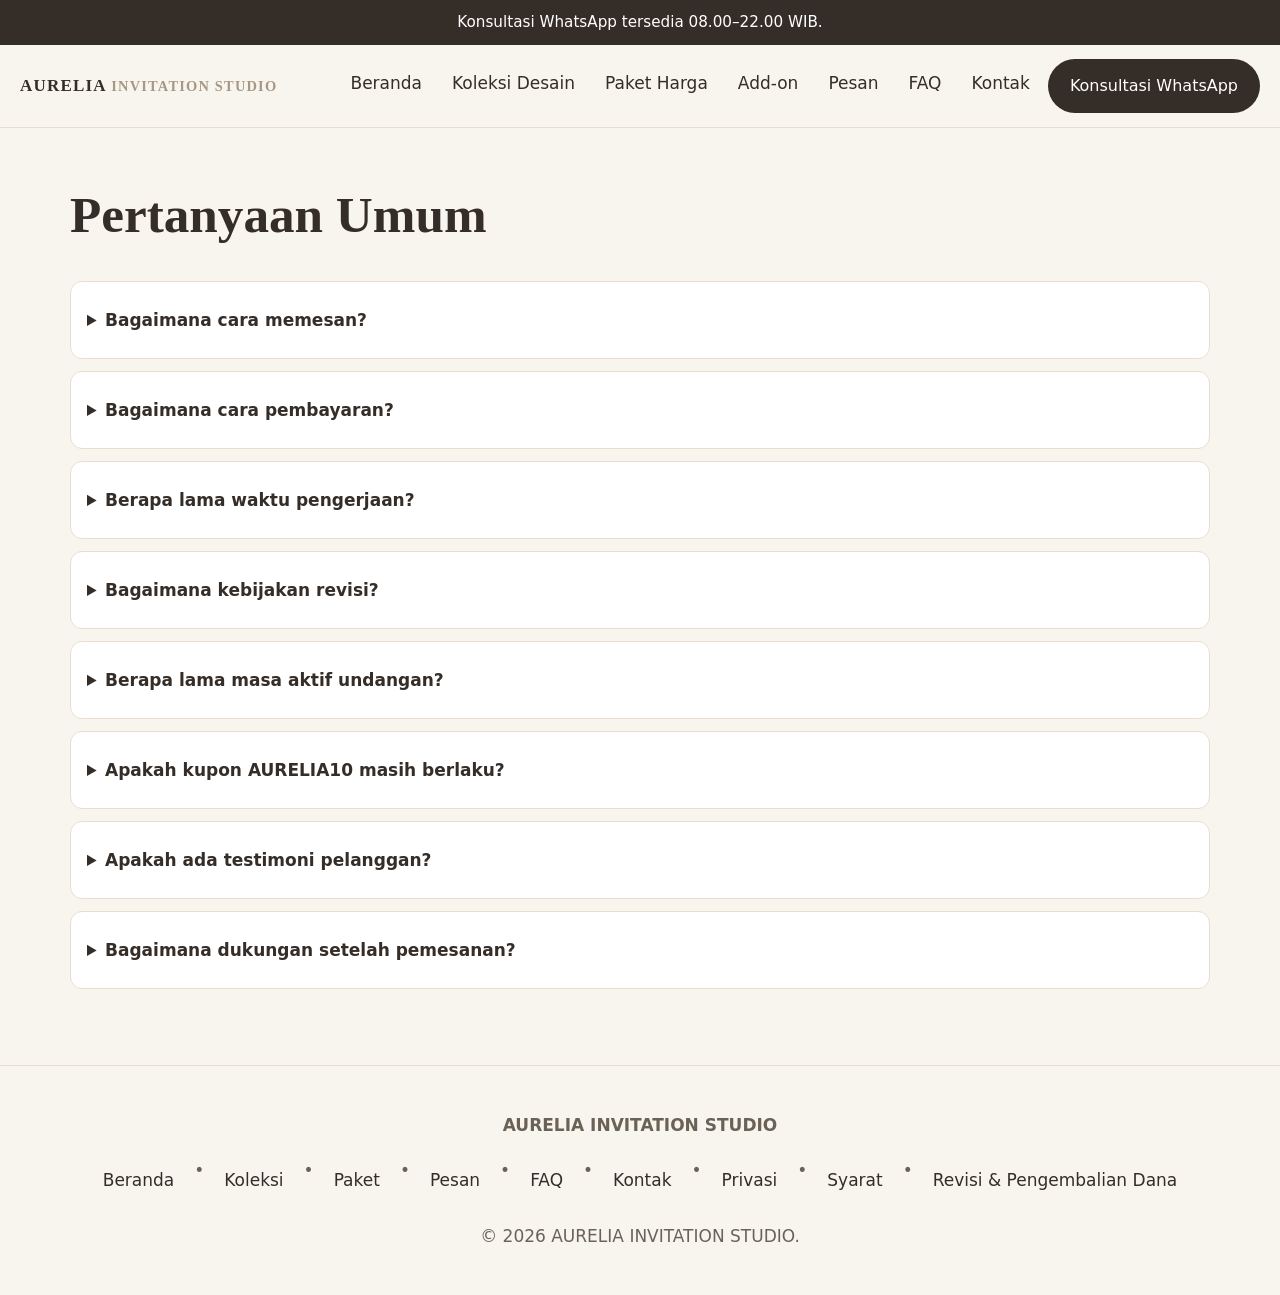
<file: faq.html>
<!doctype html>
<html lang="id">
<head>
<meta charset="utf-8"><meta name="viewport" content="width=device-width,initial-scale=1">
<title>FAQ — AURELIA INVITATION STUDIO</title>
<meta name="description" content="Pertanyaan umum AURELIA: cara pesan, pembayaran, waktu pengerjaan, revisi, masa aktif, dan dukungan.">
<link rel="canonical" href="https://aurelia-invitation-studio-public.vercel.app/faq">
<link rel="stylesheet" href="/styles.css">
</head>
<body>
<div class="announcement">Konsultasi WhatsApp tersedia 08.00–22.00 WIB.</div>
<header class="top">
  <div class="brand">AURELIA <span>INVITATION STUDIO</span></div>
  <button id="menu-btn" class="menu-btn" type="button" aria-expanded="false" aria-controls="main-nav">Menu</button>
  <nav id="main-nav" aria-label="Navigasi utama"><a href="/">Beranda</a><a href="/collections">Koleksi Desain</a><a href="/pricing">Paket Harga</a><a href="/addons">Add-on</a><a href="/order">Pesan</a><a href="/faq">FAQ</a><a href="/contact">Kontak</a><a class="btn nav-cta wa-link" href="#">Konsultasi WhatsApp</a></nav>
</header>
<main>
<h1>Pertanyaan Umum</h1>
<details><summary>Bagaimana cara memesan?</summary><p>Pilih desain, paket, dan add-on, isi data, periksa ringkasan, lalu konfirmasi lewat WhatsApp dan tekan Kirim di WhatsApp.</p></details>
<details><summary>Bagaimana cara pembayaran?</summary><p>Transfer manual ke Bank BCA atas nama Sumardi. Kirim bukti transfer lewat WhatsApp, lalu tunggu verifikasi admin. Tidak ada payment gateway otomatis di situs ini.</p></details>
<details><summary>Berapa lama waktu pengerjaan?</summary><p>Belum ditetapkan secara tertulis di situs ini. Konfirmasi waktu pengerjaan dengan admin lewat WhatsApp sebelum transfer.</p></details>
<details><summary>Bagaimana kebijakan revisi?</summary><p>Belum ditentukan secara spesifik di situs ini. Konfirmasi batas dan ketentuan revisi dengan admin sebelum transfer. Lihat juga <a href="/revision">halaman revisi dan pengembalian dana</a>.</p></details>
<details><summary>Berapa lama masa aktif undangan?</summary><p>Belum ditentukan secara spesifik di situs ini, kecuali add-on Perpanjangan Masa Aktif yang memperpanjang masa aktif undangan yang sudah berjalan.</p></details>
<details><summary>Apakah kupon AURELIA10 masih berlaku?</summary><p>Ya, kupon AURELIA10 aktif dan memberi diskon 10% dari harga paket.</p></details>
<details><summary>Apakah ada testimoni pelanggan?</summary><p>Belum ada testimoni pelanggan nyata yang ditampilkan di situs ini.</p></details>
<details><summary>Bagaimana dukungan setelah pemesanan?</summary><p>Hubungi admin lewat WhatsApp pada jam layanan 08.00–22.00 WIB, atau lewat email di <a href="/contact">halaman kontak</a>.</p></details>
</main>
<footer>
  <p><strong>AURELIA INVITATION STUDIO</strong></p>
  <nav aria-label="Navigasi footer"><a href="/">Beranda</a> • <a href="/collections">Koleksi</a> • <a href="/pricing">Paket</a> • <a href="/order">Pesan</a> • <a href="/faq">FAQ</a> • <a href="/contact">Kontak</a> • <a href="/privacy">Privasi</a> • <a href="/terms">Syarat</a> • <a href="/revision">Revisi &amp; Pengembalian Dana</a></nav>
  <p>© <span class="copyright-year"></span> AURELIA INVITATION STUDIO.</p>
</footer>
<script src="/data.js"></script><script src="/site.js"></script>
</body>
</html>
</file>
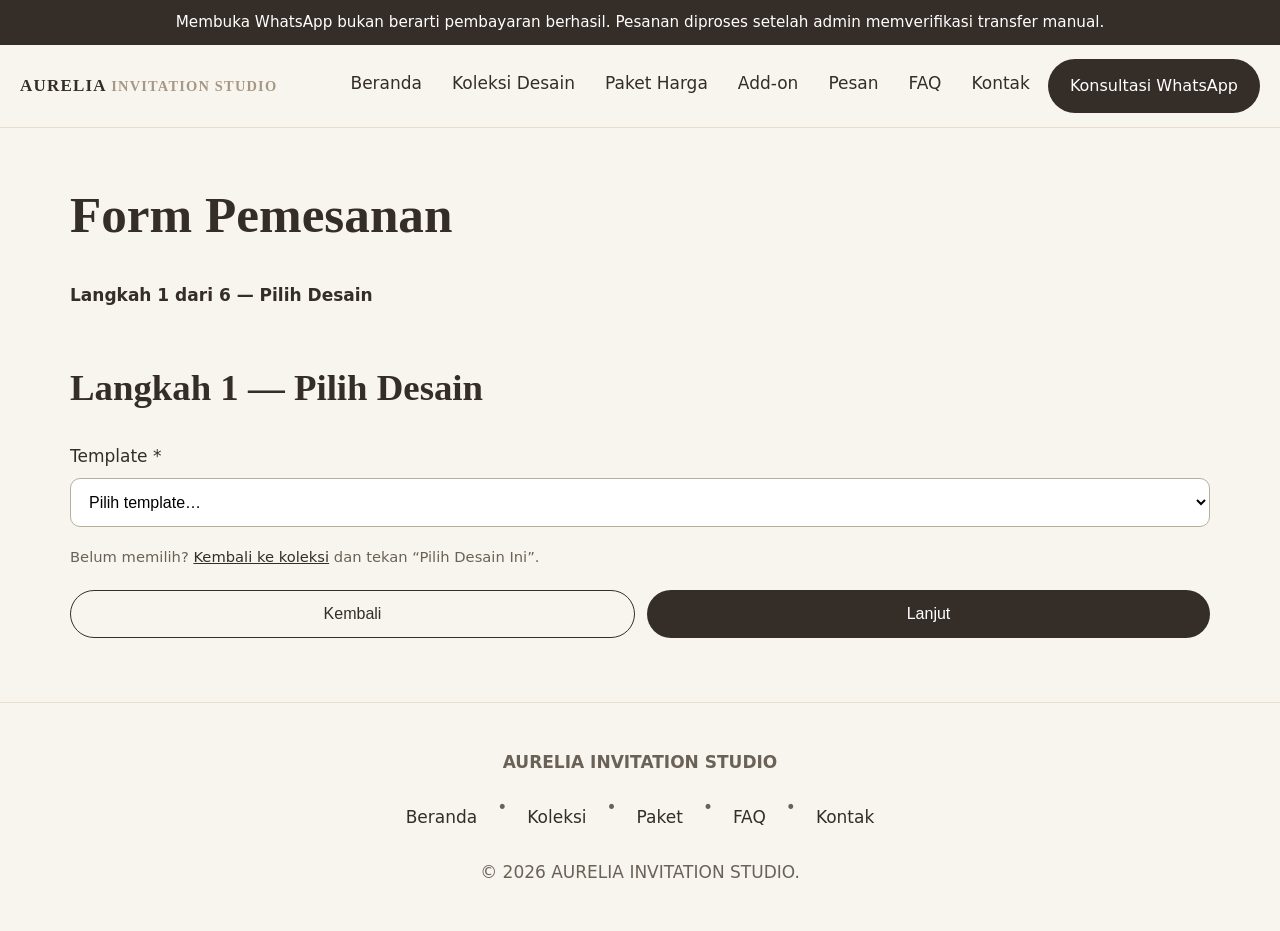
<file: order.html>
<!doctype html>
<html lang="id">
<head>
<meta charset="utf-8"><meta name="viewport" content="width=device-width,initial-scale=1">
<title>Pemesanan — AURELIA INVITATION STUDIO</title>
<meta name="description" content="Form pemesanan multistep AURELIA: template, paket, add-on, data acara, ringkasan, dan konfirmasi WhatsApp.">
<link rel="canonical" href="https://aurelia-invitation-studio-public.vercel.app/order">
<link rel="stylesheet" href="/styles.css">
</head>
<body>
<div class="announcement">Membuka WhatsApp bukan berarti pembayaran berhasil. Pesanan diproses setelah admin memverifikasi transfer manual.</div>
<header class="top">
  <div class="brand">AURELIA <span>INVITATION STUDIO</span></div>
  <button id="menu-btn" class="menu-btn" type="button" aria-expanded="false" aria-controls="main-nav">Menu</button>
  <nav id="main-nav" aria-label="Navigasi utama">
    <a href="/">Beranda</a><a href="/collections">Koleksi Desain</a><a href="/pricing">Paket Harga</a><a href="/addons">Add-on</a><a href="/order">Pesan</a><a href="/faq">FAQ</a><a href="/contact">Kontak</a><a class="btn nav-cta wa-link" href="#">Konsultasi WhatsApp</a>
  </nav>
</header>
<main>
  <h1>Form Pemesanan</h1>
  <p id="step-indicator" class="steps" aria-live="polite"></p>
  <form id="order-form" novalidate>
    <div class="step" data-step="1"><h2>Langkah 1 — Pilih Desain</h2>
      <label> Template * <select id="order-template" required></select></label>
      <p class="small">Belum memilih? <a href="/collections">Kembali ke koleksi</a> dan tekan “Pilih Desain Ini”.</p>
    </div>
    <div class="step" data-step="2" hidden><h2>Langkah 2 — Pilih Paket</h2>
      <label> Paket * <select id="order-package" required></select></label>
      <div id="package-cards" class="grid package-grid"></div>
    </div>
    <div class="step" data-step="3" hidden><h2>Langkah 3 — Pilih Add-on</h2>
      <fieldset><legend>Add-on (opsional, bisa pilih lebih dari satu)</legend><div id="order-addons" class="addon-checks"></div></fieldset>
    </div>
    <div class="step" data-step="4" hidden><h2>Langkah 4 — Informasi Pemesan dan Acara</h2>
      <div class="form-grid">
        <label> Nama pemesan * <input id="order-name" type="text" autocomplete="name" required placeholder="Nama lengkap"><span class="field-error" id="err-name"></span></label>
        <label> Nomor WhatsApp * <input id="order-phone" type="tel" autocomplete="tel" required placeholder="Contoh: 0812xxxx atau 62812xxxx"><span class="field-error" id="err-phone"></span></label>
        <label> Nama pasangan (opsional) <input id="order-couple" type="text" placeholder="Nama pasangan"></label>
        <label> Tanggal acara (opsional) <input id="order-date" type="date"><span class="field-error" id="err-date"></span></label>
        <label> Waktu acara (opsional) <input id="order-time" type="time"></label>
        <label> Lokasi acara (opsional) <input id="order-location" type="text" placeholder="Nama tempat / kota"></label>
      </div>
      <label> Alamat atau tautan peta (opsional) <input id="order-map" type="text" placeholder="Alamat lengkap atau tautan Google Maps"></label>
      <label> Detail acara tambahan (opsional) <textarea id="order-detail" rows="3"></textarea></label>
      <label> Catatan khusus (opsional) <textarea id="order-note" rows="3"></textarea></label>
    </div>
    <div class="step" data-step="5" hidden><h2>Langkah 5 — Tinjau Ringkasan</h2>
      <label> Kupon (opsional) <input id="order-coupon" type="text" placeholder="Contoh: AURELIA10" autocomplete="off"></label>
      <button id="apply-coupon" class="btn secondary" type="button">Terapkan Kupon</button>
      <p id="coupon-status" class="small" aria-live="polite"></p>
      <div class="summary"><h3>Ringkasan Pesanan</h3><dl id="order-summary"></dl><p id="order-total"></p><p class="small" id="custom-note" hidden>Paket Custom: harga paket dihitung admin sesuai kebutuhan. Total di atas baru mencakup add-on yang dipilih, belum harga paket Custom.</p></div>
    </div>
    <div class="step" data-step="6" hidden><h2>Langkah 6 — Lanjutkan ke WhatsApp</h2>
      <div class="summary"><dl id="final-summary"></dl><p id="final-total"></p></div>
      <p>Tekan tombol WhatsApp di bawah. WhatsApp akan terbuka dengan pesan yang sudah terisi dari pesanan terkini. Kamu tetap harus menekan Kirim di WhatsApp. Pesan tidak terkirim otomatis, dan pesanan tidak dianggap berhasil hanya karena WhatsApp terbuka.</p>
      <button id="copy-summary" class="btn secondary" type="button">Salin Ringkasan (Cadangan)</button>
      <p id="copy-status" class="small" aria-live="polite"></p>
      <button id="order-btn" class="btn big" type="submit">Lanjutkan ke WhatsApp</button>
      <h3>Pembayaran transfer manual</h3>
      <p>Bank BCA • Nomor rekening 6881131649 • Atas nama Sumardi. Setelah transfer, kirim bukti pembayaran lewat WhatsApp ke admin untuk diverifikasi sebelum pesanan diproses.</p>
    </div>
    <p id="form-error" class="error" role="alert" hidden></p>
    <div class="step-nav"><button id="prev-btn" class="btn secondary" type="button" hidden>Kembali</button><button id="next-btn" class="btn" type="button">Lanjut</button></div>
  </form>
</main>
<footer>
  <p><strong>AURELIA INVITATION STUDIO</strong></p>
  <nav aria-label="Navigasi footer"><a href="/">Beranda</a> • <a href="/collections">Koleksi</a> • <a href="/pricing">Paket</a> • <a href="/faq">FAQ</a> • <a href="/contact">Kontak</a></nav>
  <p>© <span class="copyright-year"></span> AURELIA INVITATION STUDIO.</p>
</footer>
<script src="/data.js"></script><script src="/site.js"></script><script src="/gallery.js"></script><script src="/order.js"></script>
</body>
</html>
</file>
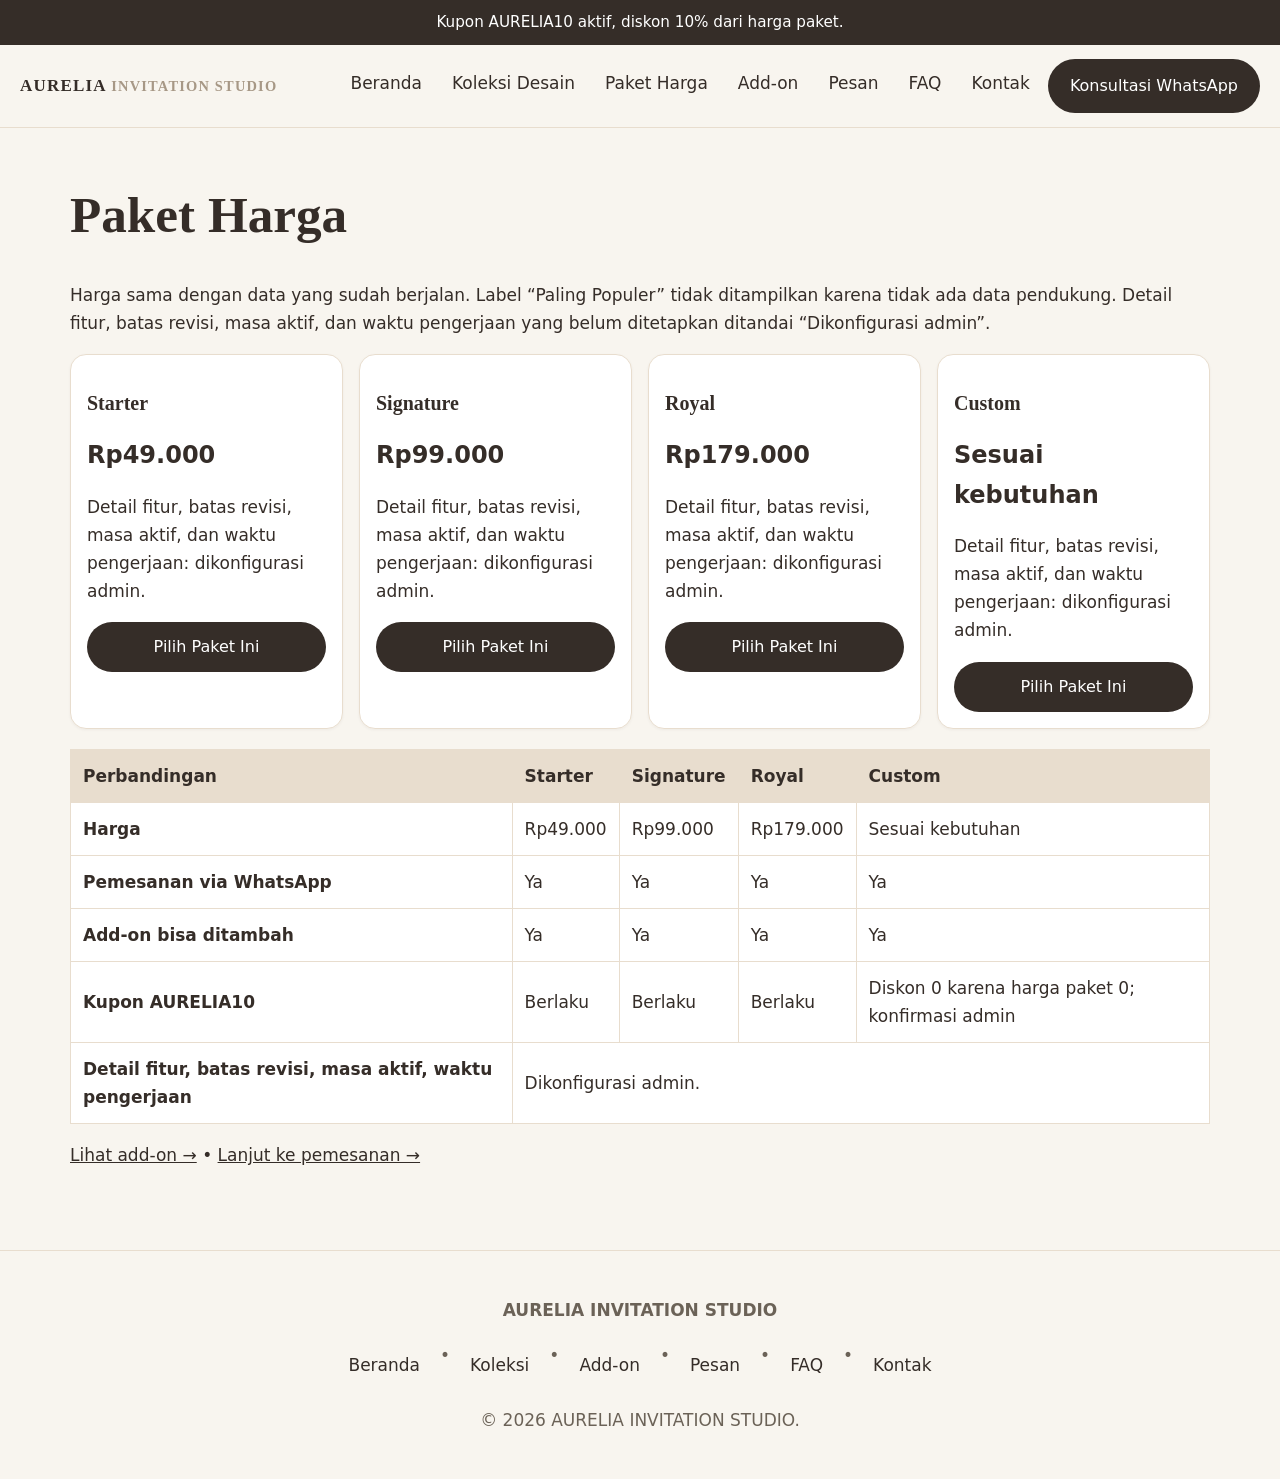
<file: pricing.html>
<!doctype html>
<html lang="id">
<head>
<meta charset="utf-8"><meta name="viewport" content="width=device-width,initial-scale=1">
<title>Paket Harga — AURELIA INVITATION STUDIO</title>
<meta name="description" content="Paket AURELIA: Starter Rp49.000, Signature Rp99.000, Royal Rp179.000, Custom sesuai kebutuhan.">
<link rel="canonical" href="https://aurelia-invitation-studio-public.vercel.app/pricing">
<link rel="stylesheet" href="/styles.css">
</head>
<body>
<div class="announcement">Kupon AURELIA10 aktif, diskon 10% dari harga paket.</div>
<header class="top">
  <div class="brand">AURELIA <span>INVITATION STUDIO</span></div>
  <button id="menu-btn" class="menu-btn" type="button" aria-expanded="false" aria-controls="main-nav">Menu</button>
  <nav id="main-nav" aria-label="Navigasi utama">
    <a href="/">Beranda</a><a href="/collections">Koleksi Desain</a><a href="/pricing">Paket Harga</a><a href="/addons">Add-on</a><a href="/order">Pesan</a><a href="/faq">FAQ</a><a href="/contact">Kontak</a><a class="btn nav-cta wa-link" href="#">Konsultasi WhatsApp</a>
  </nav>
</header>
<main>
  <h1>Paket Harga</h1>
  <p>Harga sama dengan data yang sudah berjalan. Label “Paling Populer” tidak ditampilkan karena tidak ada data pendukung. Detail fitur, batas revisi, masa aktif, dan waktu pengerjaan yang belum ditetapkan ditandai “Dikonfigurasi admin”.</p>
  <div id="packages" class="grid package-grid"></div>
  <div class="table-wrap"><table aria-label="Perbandingan paket">
    <thead><tr><th scope="col">Perbandingan</th><th scope="col">Starter</th><th scope="col">Signature</th><th scope="col">Royal</th><th scope="col">Custom</th></tr></thead>
    <tbody>
      <tr><th scope="row">Harga</th><td>Rp49.000</td><td>Rp99.000</td><td>Rp179.000</td><td>Sesuai kebutuhan</td></tr>
      <tr><th scope="row">Pemesanan via WhatsApp</th><td>Ya</td><td>Ya</td><td>Ya</td><td>Ya</td></tr>
      <tr><th scope="row">Add-on bisa ditambah</th><td>Ya</td><td>Ya</td><td>Ya</td><td>Ya</td></tr>
      <tr><th scope="row">Kupon AURELIA10</th><td>Berlaku</td><td>Berlaku</td><td>Berlaku</td><td>Diskon 0 karena harga paket 0; konfirmasi admin</td></tr>
      <tr><th scope="row">Detail fitur, batas revisi, masa aktif, waktu pengerjaan</th><td colspan="4">Dikonfigurasi admin.</td></tr>
    </tbody>
  </table></div>
  <p><a href="/addons">Lihat add-on →</a> • <a href="/order">Lanjut ke pemesanan →</a></p>
</main>
<footer>
  <p><strong>AURELIA INVITATION STUDIO</strong></p>
  <nav aria-label="Navigasi footer"><a href="/">Beranda</a> • <a href="/collections">Koleksi</a> • <a href="/addons">Add-on</a> • <a href="/order">Pesan</a> • <a href="/faq">FAQ</a> • <a href="/contact">Kontak</a></nav>
  <p>© <span class="copyright-year"></span> AURELIA INVITATION STUDIO.</p>
</footer>
<script src="/data.js"></script><script src="/site.js"></script><script src="/gallery.js"></script>
<script>renderPackages();</script>
</body>
</html>
</file>
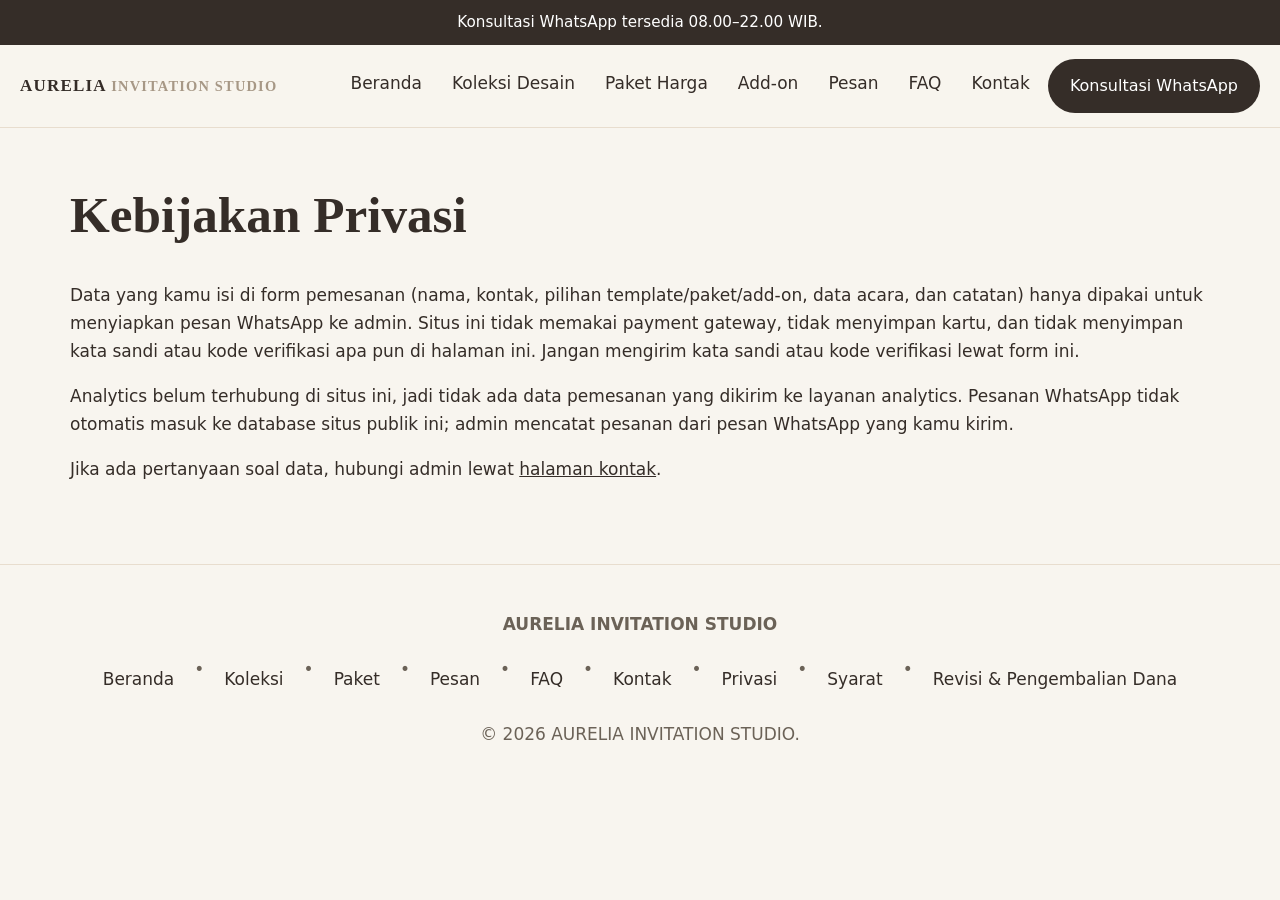
<file: privacy.html>
<!doctype html>
<html lang="id">
<head>
<meta charset="utf-8"><meta name="viewport" content="width=device-width,initial-scale=1">
<title>Kebijakan Privasi — AURELIA INVITATION STUDIO</title>
<meta name="description" content="Kebijakan privasi AURELIA INVITATION STUDIO: data pemesanan hanya dipakai untuk menyiapkan pesan WhatsApp ke admin.">
<link rel="canonical" href="https://aurelia-invitation-studio-public.vercel.app/privacy">
<link rel="stylesheet" href="/styles.css">
</head>
<body>
<div class="announcement">Konsultasi WhatsApp tersedia 08.00–22.00 WIB.</div>
<header class="top">
  <div class="brand">AURELIA <span>INVITATION STUDIO</span></div>
  <button id="menu-btn" class="menu-btn" type="button" aria-expanded="false" aria-controls="main-nav">Menu</button>
  <nav id="main-nav" aria-label="Navigasi utama"><a href="/">Beranda</a><a href="/collections">Koleksi Desain</a><a href="/pricing">Paket Harga</a><a href="/addons">Add-on</a><a href="/order">Pesan</a><a href="/faq">FAQ</a><a href="/contact">Kontak</a><a class="btn nav-cta wa-link" href="#">Konsultasi WhatsApp</a></nav>
</header>
<main>
<h1>Kebijakan Privasi</h1>
<p>Data yang kamu isi di form pemesanan (nama, kontak, pilihan template/paket/add-on, data acara, dan catatan) hanya dipakai untuk menyiapkan pesan WhatsApp ke admin. Situs ini tidak memakai payment gateway, tidak menyimpan kartu, dan tidak menyimpan kata sandi atau kode verifikasi apa pun di halaman ini. Jangan mengirim kata sandi atau kode verifikasi lewat form ini.</p>
<p>Analytics belum terhubung di situs ini, jadi tidak ada data pemesanan yang dikirim ke layanan analytics. Pesanan WhatsApp tidak otomatis masuk ke database situs publik ini; admin mencatat pesanan dari pesan WhatsApp yang kamu kirim.</p>
<p>Jika ada pertanyaan soal data, hubungi admin lewat <a href="/contact">halaman kontak</a>.</p>
</main>
<footer>
  <p><strong>AURELIA INVITATION STUDIO</strong></p>
  <nav aria-label="Navigasi footer"><a href="/">Beranda</a> • <a href="/collections">Koleksi</a> • <a href="/pricing">Paket</a> • <a href="/order">Pesan</a> • <a href="/faq">FAQ</a> • <a href="/contact">Kontak</a> • <a href="/privacy">Privasi</a> • <a href="/terms">Syarat</a> • <a href="/revision">Revisi &amp; Pengembalian Dana</a></nav>
  <p>© <span class="copyright-year"></span> AURELIA INVITATION STUDIO.</p>
</footer>
<script src="/data.js"></script><script src="/site.js"></script>
</body>
</html>
</file>
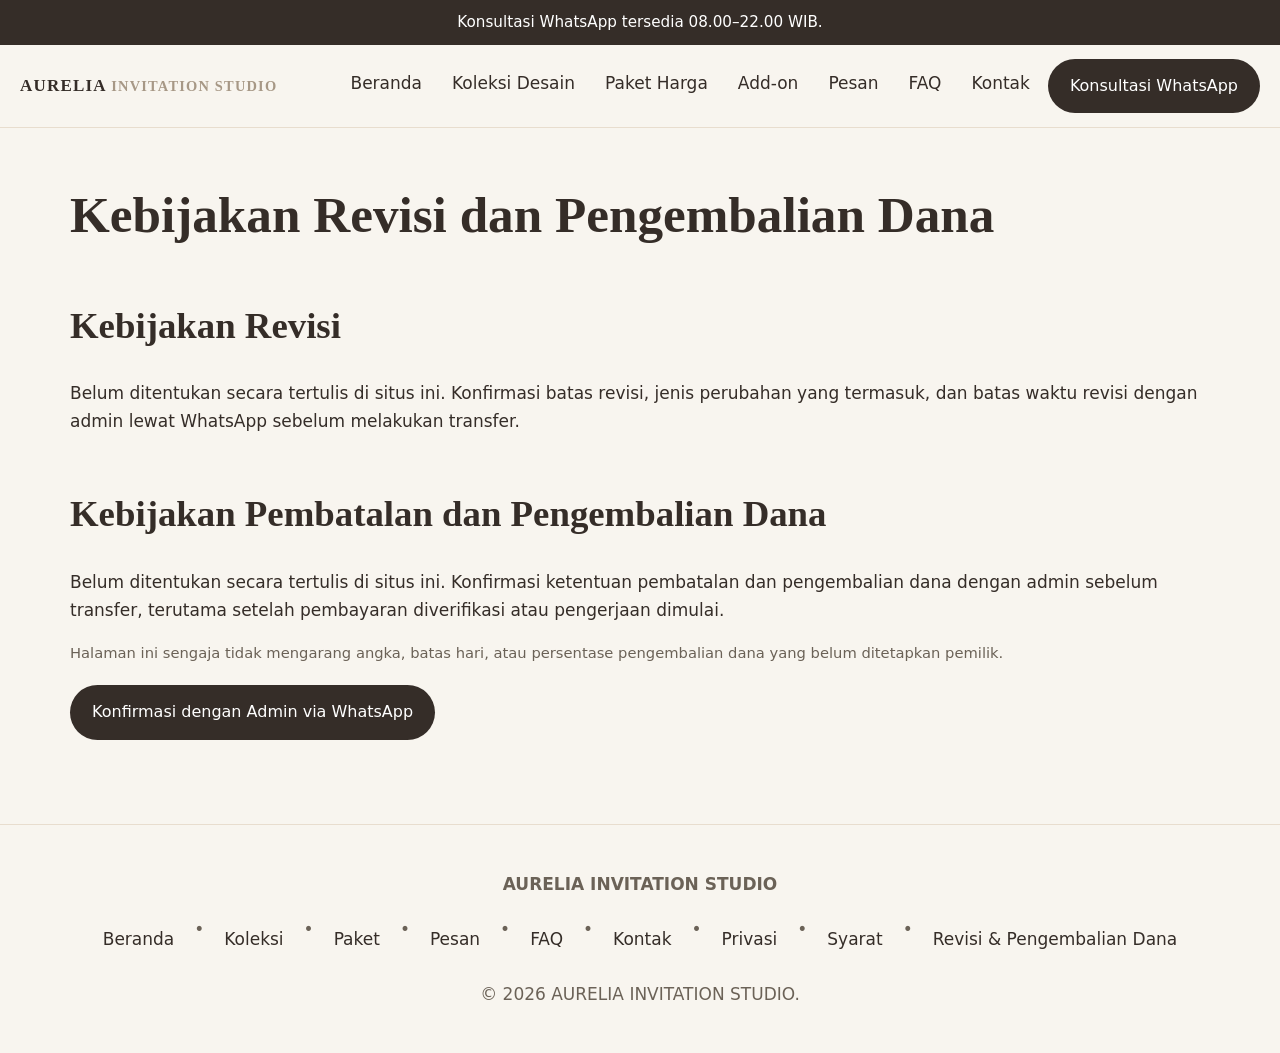
<file: revision.html>
<!doctype html>
<html lang="id">
<head>
<meta charset="utf-8"><meta name="viewport" content="width=device-width,initial-scale=1">
<title>Kebijakan Revisi dan Pengembalian Dana — AURELIA INVITATION STUDIO</title>
<meta name="description" content="Kebijakan revisi dan pengembalian dana AURELIA: belum ditetapkan tertulis, konfirmasi dengan admin sebelum transfer.">
<link rel="canonical" href="https://aurelia-invitation-studio-public.vercel.app/revision">
<link rel="stylesheet" href="/styles.css">
</head>
<body>
<div class="announcement">Konsultasi WhatsApp tersedia 08.00–22.00 WIB.</div>
<header class="top">
  <div class="brand">AURELIA <span>INVITATION STUDIO</span></div>
  <button id="menu-btn" class="menu-btn" type="button" aria-expanded="false" aria-controls="main-nav">Menu</button>
  <nav id="main-nav" aria-label="Navigasi utama"><a href="/">Beranda</a><a href="/collections">Koleksi Desain</a><a href="/pricing">Paket Harga</a><a href="/addons">Add-on</a><a href="/order">Pesan</a><a href="/faq">FAQ</a><a href="/contact">Kontak</a><a class="btn nav-cta wa-link" href="#">Konsultasi WhatsApp</a></nav>
</header>
<main>
<h1>Kebijakan Revisi dan Pengembalian Dana</h1>
<h2>Kebijakan Revisi</h2>
<p>Belum ditentukan secara tertulis di situs ini. Konfirmasi batas revisi, jenis perubahan yang termasuk, dan batas waktu revisi dengan admin lewat WhatsApp sebelum melakukan transfer.</p>
<h2>Kebijakan Pembatalan dan Pengembalian Dana</h2>
<p>Belum ditentukan secara tertulis di situs ini. Konfirmasi ketentuan pembatalan dan pengembalian dana dengan admin sebelum transfer, terutama setelah pembayaran diverifikasi atau pengerjaan dimulai.</p>
<p class="small">Halaman ini sengaja tidak mengarang angka, batas hari, atau persentase pengembalian dana yang belum ditetapkan pemilik.</p>
<div class="cta-row"><a class="btn wa-link" href="#">Konfirmasi dengan Admin via WhatsApp</a></div>
</main>
<footer>
  <p><strong>AURELIA INVITATION STUDIO</strong></p>
  <nav aria-label="Navigasi footer"><a href="/">Beranda</a> • <a href="/collections">Koleksi</a> • <a href="/pricing">Paket</a> • <a href="/order">Pesan</a> • <a href="/faq">FAQ</a> • <a href="/contact">Kontak</a> • <a href="/privacy">Privasi</a> • <a href="/terms">Syarat</a> • <a href="/revision">Revisi &amp; Pengembalian Dana</a></nav>
  <p>© <span class="copyright-year"></span> AURELIA INVITATION STUDIO.</p>
</footer>
<script src="/data.js"></script><script src="/site.js"></script>
</body>
</html>
</file>
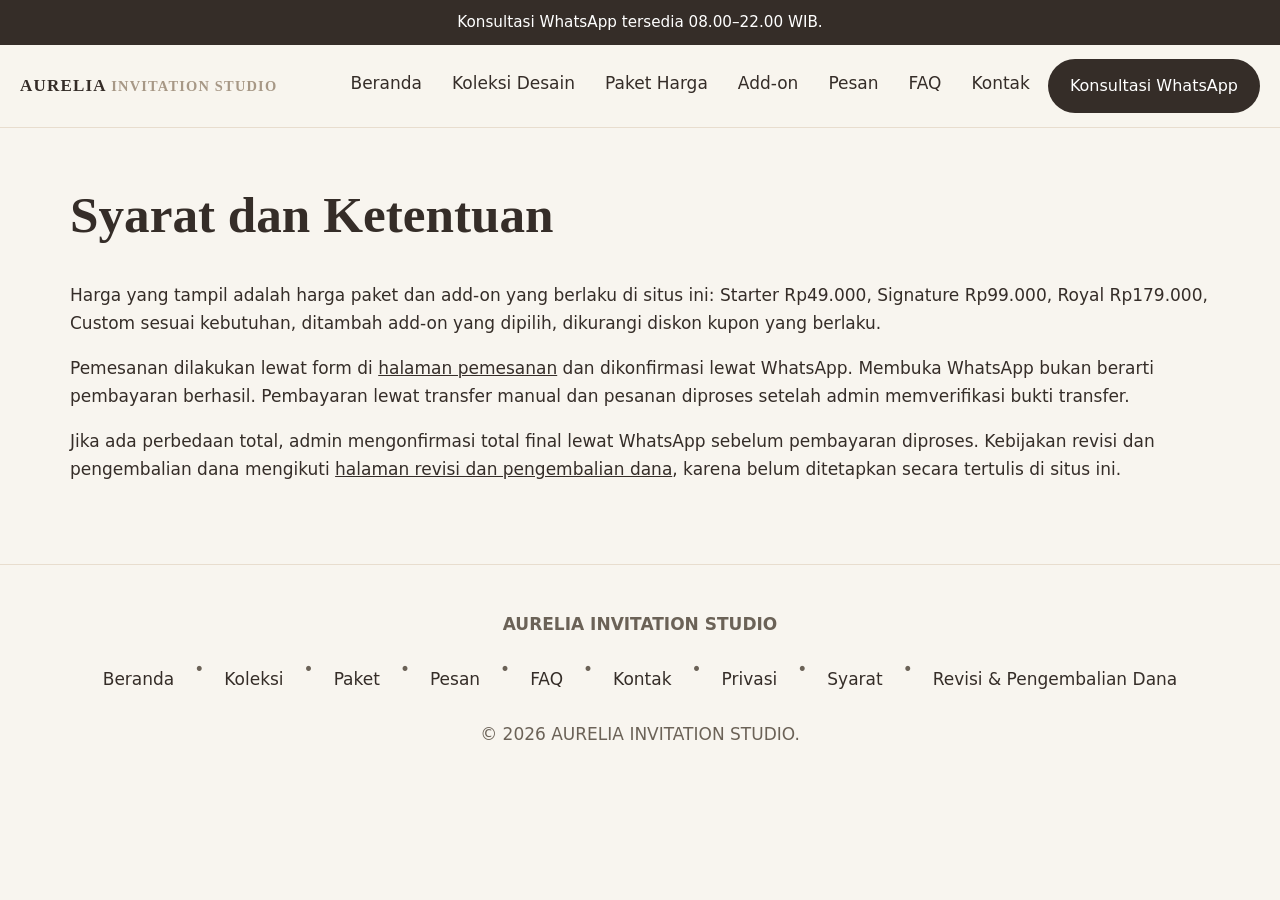
<file: terms.html>
<!doctype html>
<html lang="id">
<head>
<meta charset="utf-8"><meta name="viewport" content="width=device-width,initial-scale=1">
<title>Syarat dan Ketentuan — AURELIA INVITATION STUDIO</title>
<meta name="description" content="Syarat dan ketentuan AURELIA INVITATION STUDIO: harga, pemesanan, pembayaran transfer manual, dan verifikasi admin.">
<link rel="canonical" href="https://aurelia-invitation-studio-public.vercel.app/terms">
<link rel="stylesheet" href="/styles.css">
</head>
<body>
<div class="announcement">Konsultasi WhatsApp tersedia 08.00–22.00 WIB.</div>
<header class="top">
  <div class="brand">AURELIA <span>INVITATION STUDIO</span></div>
  <button id="menu-btn" class="menu-btn" type="button" aria-expanded="false" aria-controls="main-nav">Menu</button>
  <nav id="main-nav" aria-label="Navigasi utama"><a href="/">Beranda</a><a href="/collections">Koleksi Desain</a><a href="/pricing">Paket Harga</a><a href="/addons">Add-on</a><a href="/order">Pesan</a><a href="/faq">FAQ</a><a href="/contact">Kontak</a><a class="btn nav-cta wa-link" href="#">Konsultasi WhatsApp</a></nav>
</header>
<main>
<h1>Syarat dan Ketentuan</h1>
<p>Harga yang tampil adalah harga paket dan add-on yang berlaku di situs ini: Starter Rp49.000, Signature Rp99.000, Royal Rp179.000, Custom sesuai kebutuhan, ditambah add-on yang dipilih, dikurangi diskon kupon yang berlaku.</p>
<p>Pemesanan dilakukan lewat form di <a href="/order">halaman pemesanan</a> dan dikonfirmasi lewat WhatsApp. Membuka WhatsApp bukan berarti pembayaran berhasil. Pembayaran lewat transfer manual dan pesanan diproses setelah admin memverifikasi bukti transfer.</p>
<p>Jika ada perbedaan total, admin mengonfirmasi total final lewat WhatsApp sebelum pembayaran diproses. Kebijakan revisi dan pengembalian dana mengikuti <a href="/revision">halaman revisi dan pengembalian dana</a>, karena belum ditetapkan secara tertulis di situs ini.</p>
</main>
<footer>
  <p><strong>AURELIA INVITATION STUDIO</strong></p>
  <nav aria-label="Navigasi footer"><a href="/">Beranda</a> • <a href="/collections">Koleksi</a> • <a href="/pricing">Paket</a> • <a href="/order">Pesan</a> • <a href="/faq">FAQ</a> • <a href="/contact">Kontak</a> • <a href="/privacy">Privasi</a> • <a href="/terms">Syarat</a> • <a href="/revision">Revisi &amp; Pengembalian Dana</a></nav>
  <p>© <span class="copyright-year"></span> AURELIA INVITATION STUDIO.</p>
</footer>
<script src="/data.js"></script><script src="/site.js"></script>
</body>
</html>
</file>
<file: styles.css>
:root{--ivory:#F8F5EF;--beige:#E8DDCE;--taupe:#A79886;--espresso:#352D28;--sage:#A7AD99;--white:#FFFFFF;--ink:#352D28;--muted:#6b6257;--line:#E8DDCE}
*{box-sizing:border-box}
body{font-family:system-ui,-apple-system,"Segoe UI",Roboto,Arial,sans-serif;background:var(--ivory);color:var(--ink);margin:0;line-height:1.65;font-size:17px}
body.page-in{animation:pageFade .35s ease both}
@keyframes pageFade{from{opacity:0;transform:translateY(6px)}to{opacity:1;transform:none}}
h1,h2,h3{font-family:Georgia,"Times New Roman",serif;line-height:1.25}
h1{font-size:clamp(1.9rem,6vw,3.2rem)}h2{font-size:clamp(1.6rem,4vw,2.3rem);margin-top:56px}h3{font-size:1.25rem}
a{color:var(--espresso)}a:focus-visible,button:focus-visible,input:focus-visible,select:focus-visible,textarea:focus-visible,summary:focus-visible{outline:3px solid var(--taupe);outline-offset:3px}
.skip{position:absolute;left:-999px}.skip:focus{left:16px;top:16px;background:var(--white);padding:10px;z-index:20}
.announcement{background:var(--espresso);color:#fff;text-align:center;padding:10px 16px;font-size:.95rem}
.top{position:sticky;top:0;z-index:10;display:flex;flex-wrap:wrap;gap:12px;justify-content:space-between;align-items:center;padding:14px 20px;background:rgba(248,245,239,.97);border-bottom:1px solid var(--line)}
.brand{font-family:Georgia,serif;font-weight:bold;letter-spacing:.07em}.brand span{color:var(--taupe);font-size:.85em}
.menu-btn{display:inline-block;background:transparent;border:1px solid var(--espresso);border-radius:999px;padding:10px 16px;min-height:48px}
nav{display:none;flex-basis:100%;flex-wrap:wrap;gap:6px}nav.open{display:flex}nav a{color:var(--ink);text-decoration:none;padding:10px 12px;border-radius:999px}
.nav-cta{background:var(--espresso);color:#fff !important}
main{max-width:1180px;margin:0 auto;padding:20px 20px 64px}
.hero{display:grid;gap:32px;align-items:center;padding:32px 0 16px}
.eyebrow{color:var(--taupe);text-transform:uppercase;letter-spacing:.08em;font-size:.85rem;font-weight:700}
.lead{font-size:1.15rem}
.btn{display:inline-block;background:var(--espresso);color:#fff;padding:14px 22px;border-radius:999px;text-decoration:none;border:0;cursor:pointer;font-size:1rem;min-height:48px;transition:transform .15s ease,opacity .15s ease}
.btn:hover{transform:translateY(-1px);opacity:.94}.btn:active{transform:scale(.98)}.btn:disabled{opacity:.55;cursor:not-allowed}
.btn.secondary{background:transparent;color:var(--espresso);border:1px solid var(--espresso)}
.btn.big{width:100%;text-align:center}
.cta-row{display:flex;flex-wrap:wrap;gap:12px;margin:20px 0}
.benefits{list-style:none;padding:0;display:grid;gap:12px;margin:24px 0}
.benefits li{background:var(--white);border:1px solid var(--line);border-radius:14px;padding:16px;box-shadow:0 1px 3px rgba(53,45,40,.06)}
.benefits strong,.benefits span{display:block}
.steps-list{background:var(--white);border:1px solid var(--line);border-radius:14px;padding:24px 24px 24px 48px}.steps-list li{margin:10px 0}
.hero-mock{display:flex;flex-direction:column;align-items:center;position:relative}
.mock-phone{width:min(320px,86vw);border:10px solid var(--espresso);border-radius:36px;padding:18px;background:var(--beige);animation:floaty 5s ease-in-out infinite}
@keyframes floaty{0%,100%{transform:translateY(0)}50%{transform:translateY(-8px)}}
.mock-card{background:var(--ivory);border:1px solid var(--taupe);border-radius:18px;text-align:center;padding:36px 20px}
.mock-eyebrow{text-transform:uppercase;letter-spacing:.15em;font-size:.8rem;color:var(--taupe)}
.mock-names{font-family:Georgia,serif;font-size:2.2rem;line-height:1.1;margin:16px 0}
.mock-divider{color:var(--taupe);font-size:1.4rem}.mock-btn{display:inline-block;margin-top:18px;border:1px solid var(--espresso);border-radius:999px;padding:10px 18px}
.mock-caption{color:var(--muted);font-size:.9rem;text-align:center}
.petals{position:absolute;inset:0;overflow:hidden;pointer-events:none}
.petal{position:absolute;top:-20px;font-size:20px;color:var(--taupe);opacity:.5;animation:petalFall 9s linear infinite}
.petal:nth-child(2){left:30%;animation-delay:2s}.petal:nth-child(3){left:60%;animation-delay:4s}.petal:nth-child(1){left:10%}
@keyframes petalFall{to{transform:translateY(420px) rotate(180deg);opacity:0}}
.reveal{opacity:0;transform:translateY(10px);transition:opacity .4s ease,transform .4s ease}.reveal.revealed{opacity:1;transform:none}
.filters{display:grid;gap:16px;margin:20px 0}
.grid{display:grid;gap:16px;margin-top:16px}
.catalog-grid{grid-template-columns:repeat(2,minmax(0,1fr))}
.package-grid,.addon-grid{grid-template-columns:1fr}
.card{background:var(--white);border:1px solid var(--line);border-radius:16px;padding:16px;overflow:hidden;box-shadow:0 1px 3px rgba(53,45,40,.05);transition:transform .18s ease,box-shadow .18s ease}
.card:hover{transform:translateY(-3px);box-shadow:0 6px 18px rgba(53,45,40,.10)}
.card.selected{border:2px solid var(--sage);transform:scale(1.02)}
.template-thumb{height:150px;border-radius:12px;background:var(--beige);border:1px solid var(--taupe);display:flex;flex-direction:column;justify-content:center;align-items:center;text-align:center;padding:12px;overflow:hidden}
.template-thumb strong{font-family:Georgia,serif;font-size:1.35rem}
.thumb-pernikahan{background:#F3EAD9}.thumb-engagement{background:#EDE7E0}.thumb-lamaran{background:#E8DDCE}.thumb-khitanan{background:#E6EDE3}.thumb-aqiqah{background:#EAF0E6}.thumb-ulang-tahun-anak{background:#FDF0E6}.thumb-ulang-tahun-dewasa{background:#EFE8E2}.thumb-graduation{background:#E8E4DD}.thumb-anniversary{background:#F1E8E0}.thumb-baby-shower{background:#EAF0EA}.thumb-gender-reveal{background:#EFEAF0}.thumb-corporate-event{background:#E9E9E9}.thumb-seminar-dan-webinar{background:#EDEDED}.thumb-grand-opening{background:#F3EAD9}.thumb-reuni{background:#EDE7D8}.thumb-acara-komunitas{background:#E6EDE3}.thumb-undangan-acara-keluarga{background:#F3EAD9}
.tag{font-size:.8rem;color:var(--taupe);text-transform:uppercase;letter-spacing:.06em;font-weight:700}
.code{font-size:.85rem;color:var(--muted);word-break:break-all}
.price{font-size:1.5rem;font-weight:800}
.card-actions{display:flex;flex-direction:column;gap:10px;margin-top:14px}.card-actions .btn{text-align:center;padding:12px}
.table-wrap{overflow-x:auto;margin-top:20px}table{border-collapse:collapse;min-width:760px;width:100%;background:var(--white)}th,td{border:1px solid var(--line);padding:12px;text-align:left}thead th{background:var(--beige)}
.form-grid{display:grid;gap:16px}
fieldset{border:1px solid var(--line);border-radius:12px;margin:16px 0;padding:16px}
.addon-checks{display:grid;gap:10px}.addon-checks label{display:flex;gap:10px;align-items:flex-start;background:var(--white);border:1px solid var(--line);border-radius:10px;padding:12px;min-height:64px}
input,select,textarea{width:100%;padding:14px;margin:8px 0 4px;border:1px solid #b8ad9a;border-radius:10px;font-size:1rem;background:var(--white)}
input[type=checkbox]{width:22px;height:22px;margin:4px 0;flex-shrink:0}
.check-label{display:flex;align-items:center;gap:10px}
.steps{display:flex;flex-wrap:wrap;gap:8px;font-weight:700}
.step-nav{display:flex;gap:12px;margin-top:20px}.step-nav .btn{flex:1}
.field-error{color:#7a1f1f;font-size:.9rem;display:block;min-height:1.2em}
.summary{background:var(--white);border:1px solid var(--taupe);border-radius:14px;padding:20px;margin:20px 0}
.summary dl{display:grid;grid-template-columns:1fr auto;gap:8px 16px;margin:0}.summary dt{color:var(--muted)}.summary dd{margin:0;text-align:right}
.error{background:#fdecea;border:1px solid #d98a8a;color:#7a1f1f;border-radius:10px;padding:14px}
.note{background:#eef2e8;border:1px solid var(--sage);border-radius:10px;padding:14px}
.small{font-size:.92rem;color:var(--muted)}
details{background:var(--white);border:1px solid var(--line);border-radius:12px;padding:16px;margin:12px 0}summary{cursor:pointer;font-weight:700;padding:8px 0}
.modal{position:fixed;inset:0;background:rgba(0,0,0,.6);display:flex;align-items:flex-start;justify-content:center;padding:20px;overflow:auto;z-index:30}
.modal[hidden]{display:none !important}
.modal-box{background:var(--ivory);border-radius:18px;max-width:520px;width:100%;padding:20px;max-height:calc(100vh - 40px);overflow:auto}
.demo-phone{border:8px solid var(--espresso);border-radius:28px;background:var(--beige);padding:16px;text-align:center;margin:16px 0}
.demo-cover{position:relative;overflow:hidden}
.demo-ribbon{font-size:2rem;transition:transform .3s ease}
.demo-cover.opened .demo-ribbon{transform:translateY(-40px) rotate(-20deg);opacity:0}
.demo-body{animation:pageFade .35s ease both}
.envelope{border:1px dashed var(--taupe);border-radius:14px;padding:16px;text-align:center;background:var(--white)}
footer{border-top:1px solid var(--line);padding:28px;text-align:center;color:var(--muted)}footer nav{display:flex;justify-content:center;flex-wrap:wrap;gap:8px}
@media(max-width:380px){body{font-size:16px}main{padding:16px 12px 48px}.card{padding:12px}.template-thumb{height:130px}.template-thumb strong{font-size:1.15rem}}
@media(min-width:700px){.menu-btn{display:none}nav{display:flex;flex-basis:auto}.hero{grid-template-columns:1.2fr .8fr}.catalog-grid{grid-template-columns:repeat(3,minmax(0,1fr))}.package-grid,.addon-grid{grid-template-columns:repeat(2,minmax(0,1fr))}.filters{grid-template-columns:1.4fr 1fr 1fr;align-items:end}.form-grid{grid-template-columns:1fr 1fr}.addon-checks{grid-template-columns:1fr 1fr}.benefits{grid-template-columns:repeat(2,1fr)}}
@media(min-width:1024px){.catalog-grid{grid-template-columns:repeat(4,minmax(0,1fr))}.package-grid{grid-template-columns:repeat(4,minmax(0,1fr))}.addon-grid{grid-template-columns:repeat(3,minmax(0,1fr))}.benefits{grid-template-columns:repeat(3,1fr)}}
@media(prefers-reduced-motion:reduce){*{animation:none!important;transition:none!important;scroll-behavior:auto!important}.reveal{opacity:1;transform:none}}
</file>
